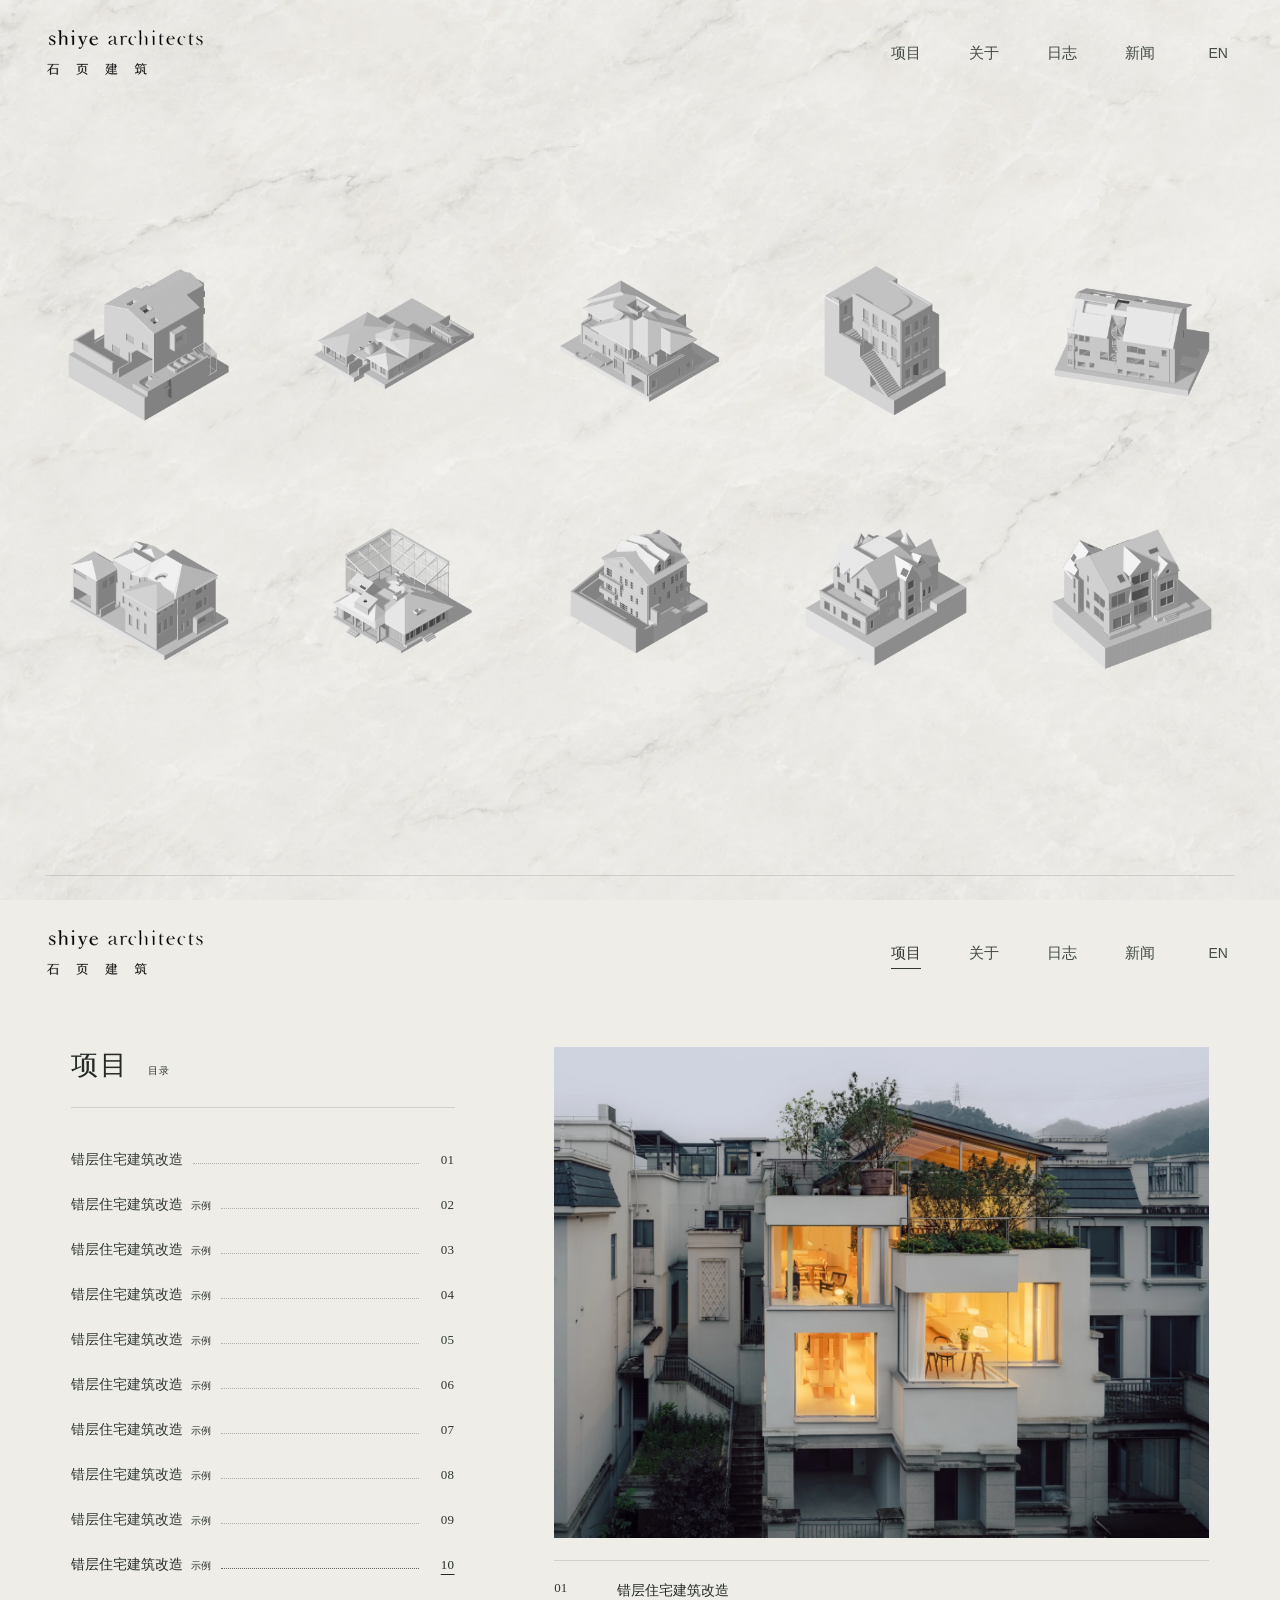
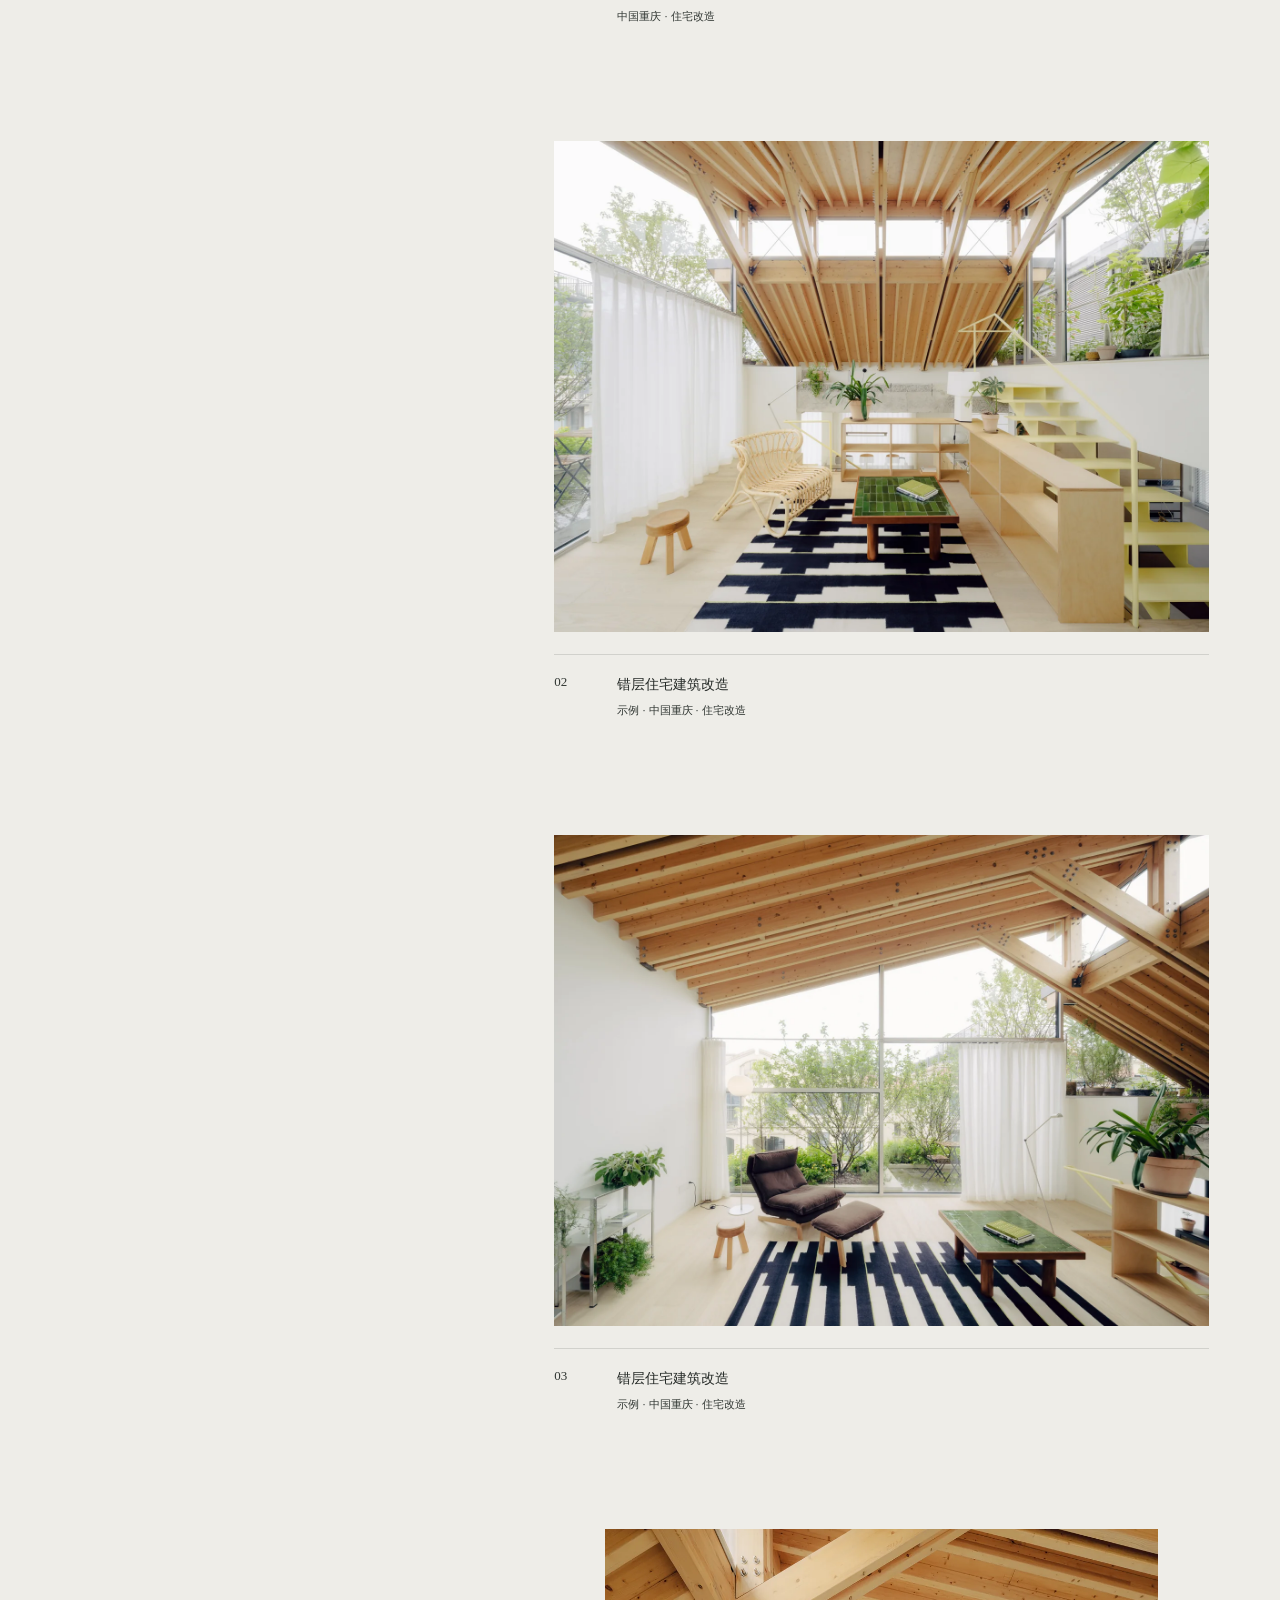
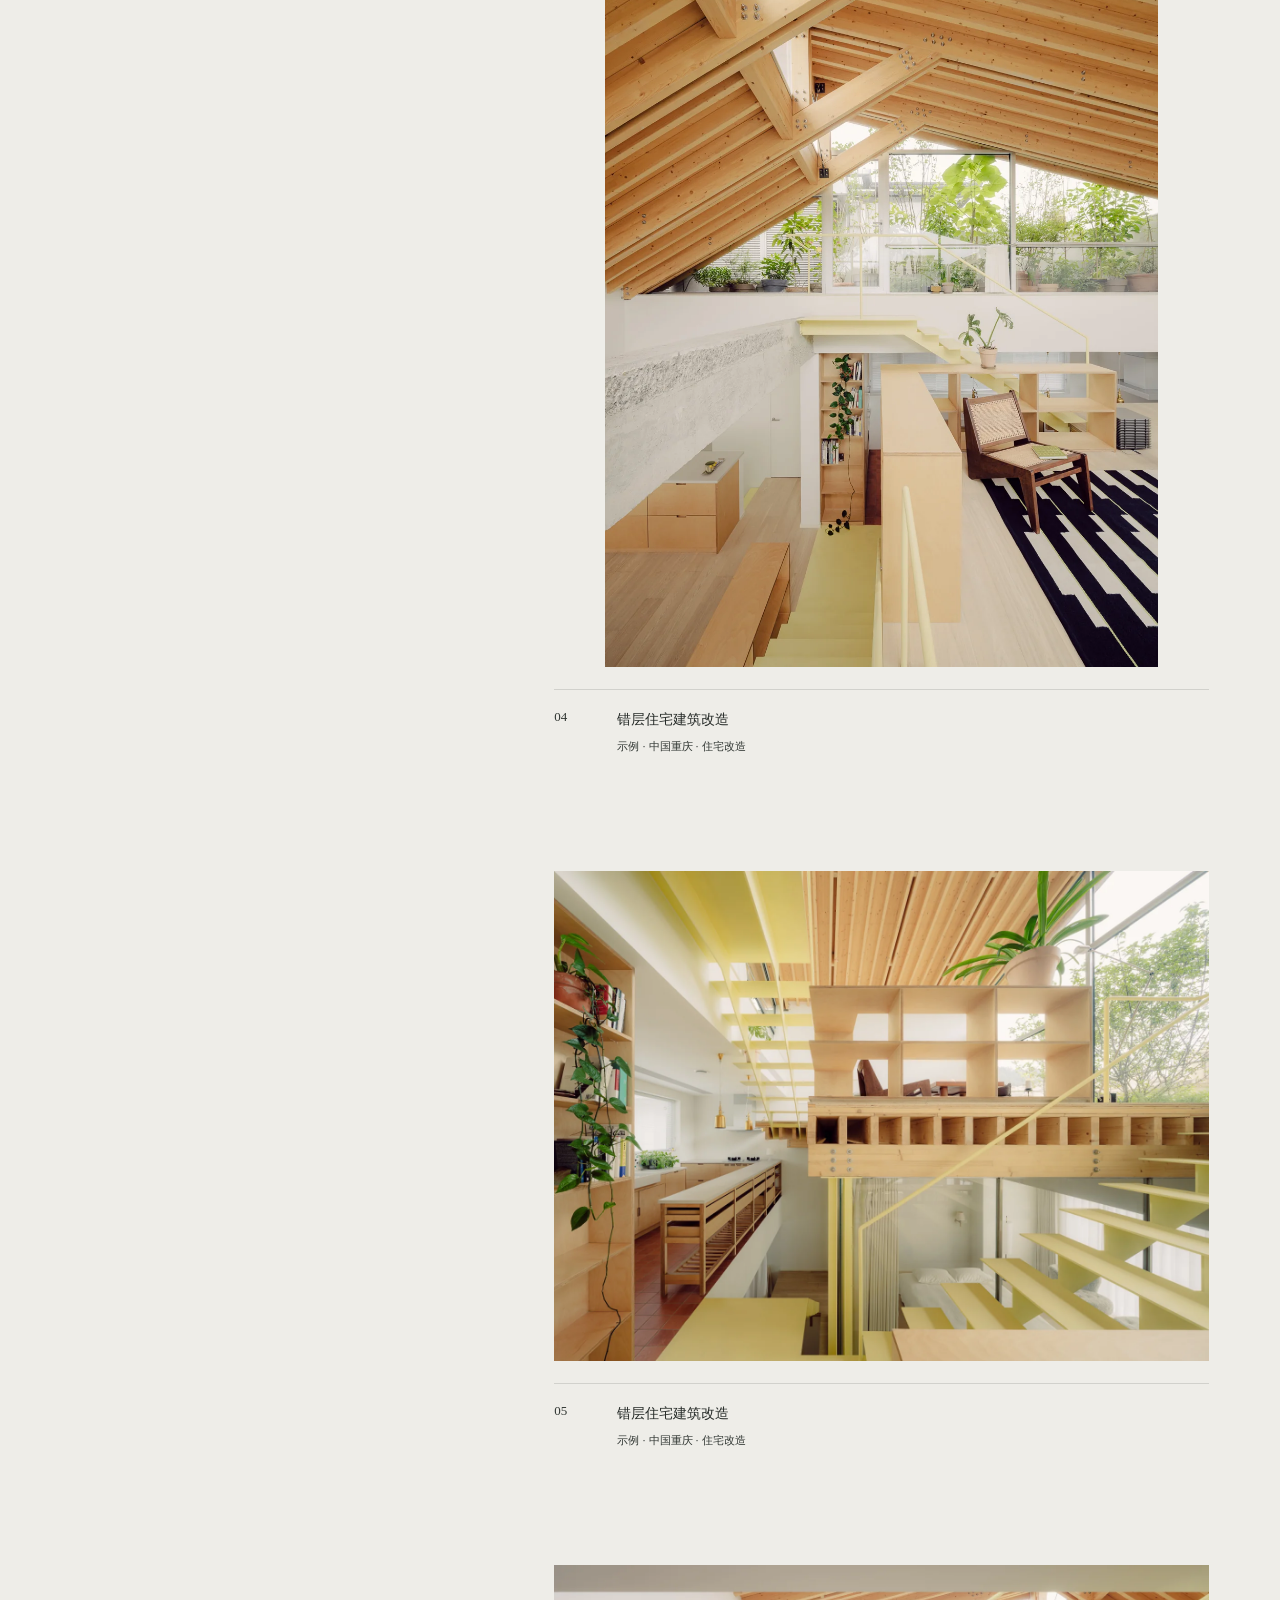
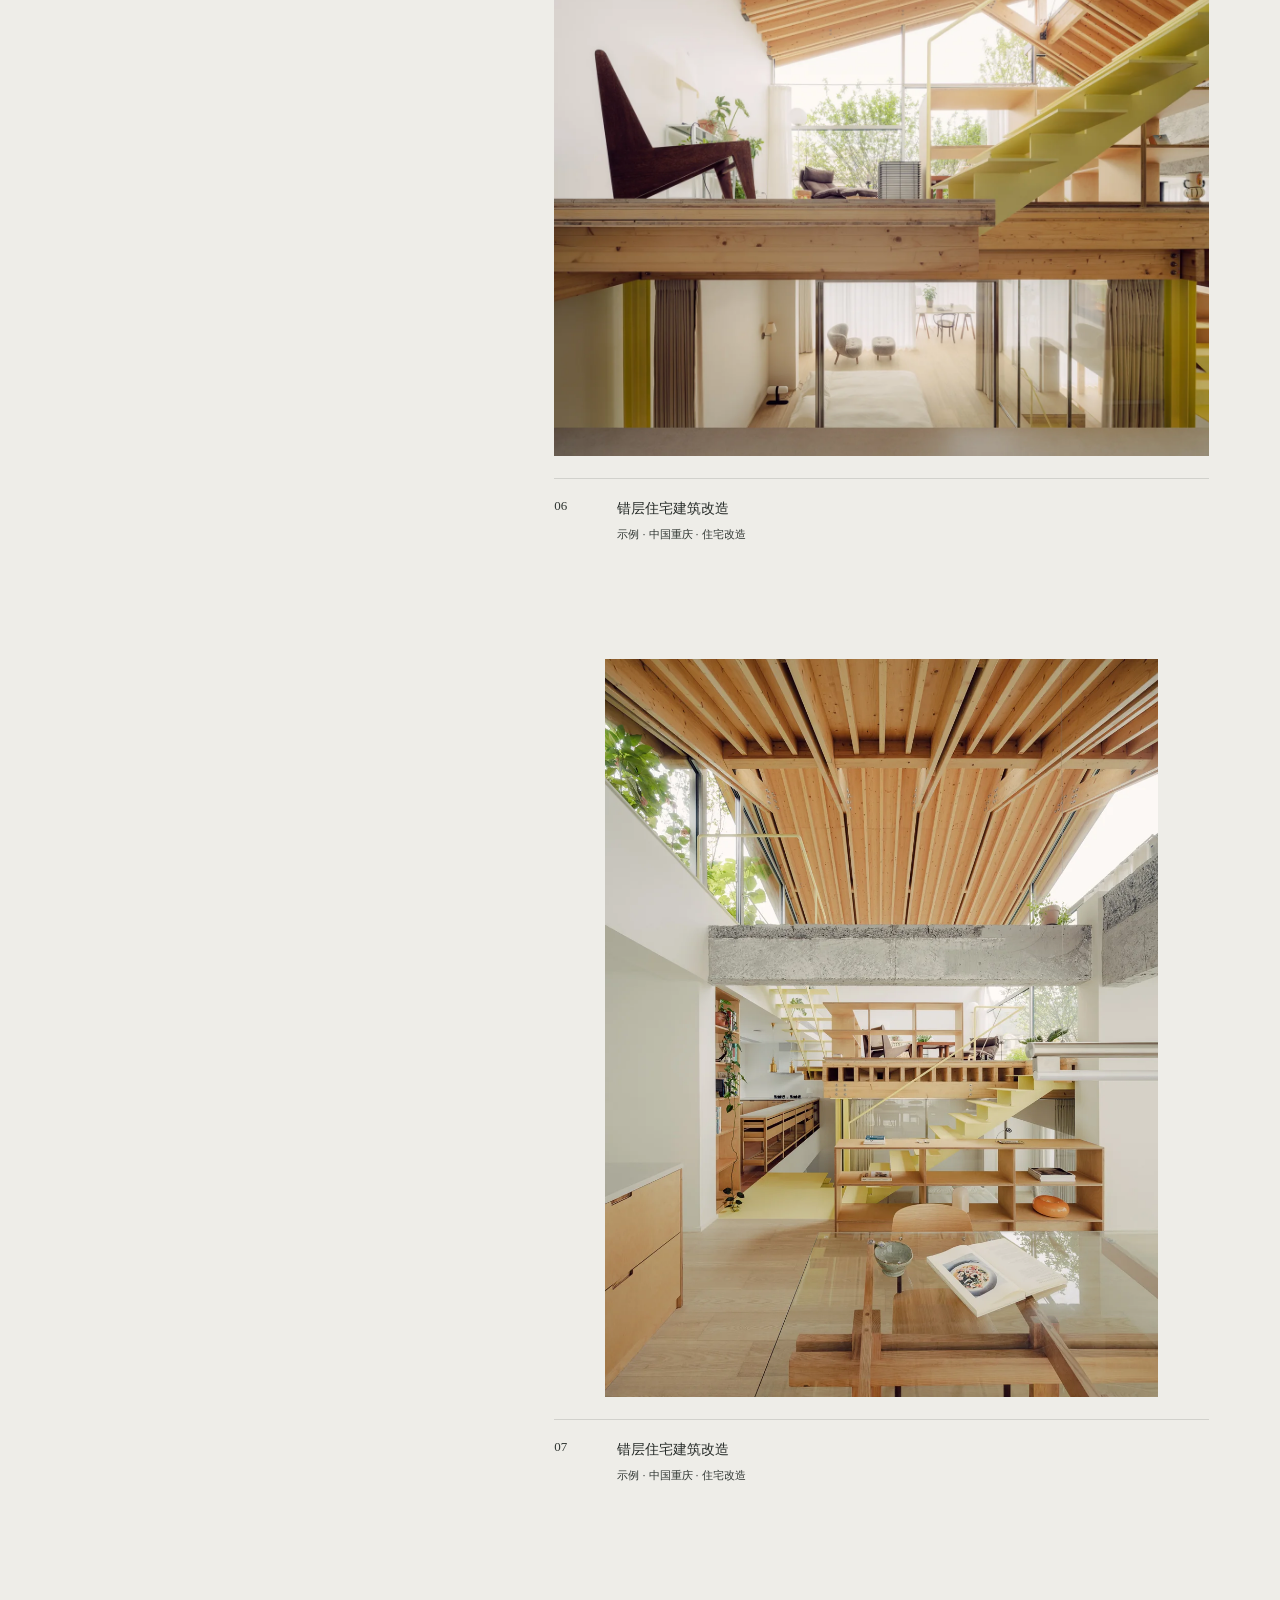
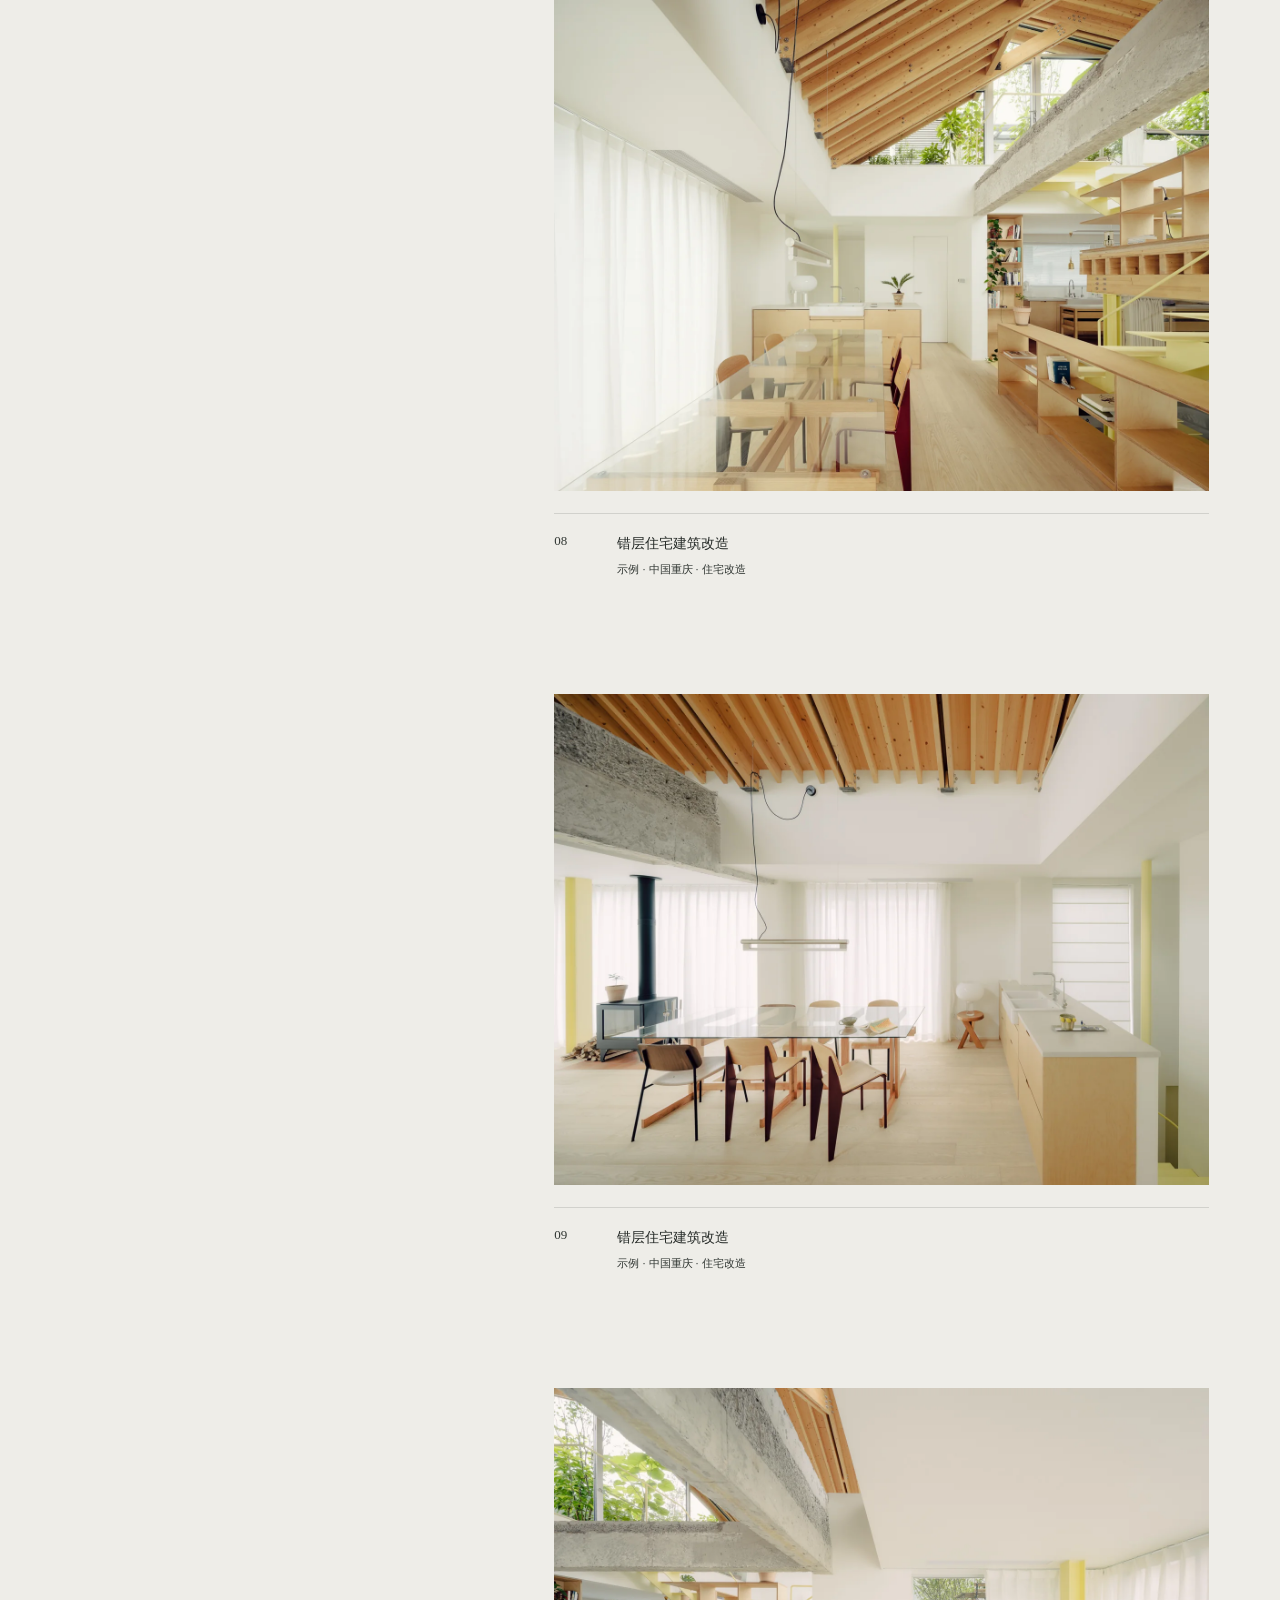
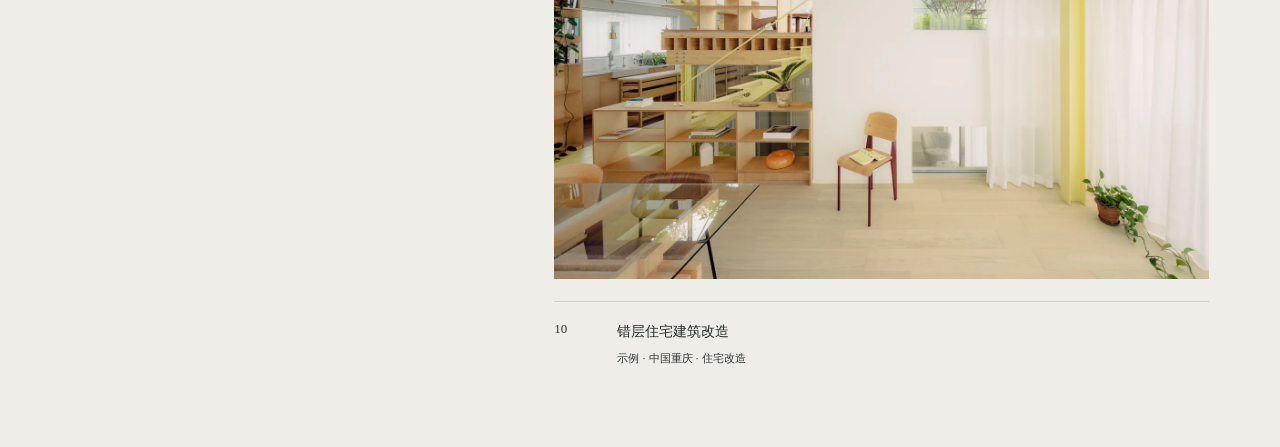
<file: index.html>
<!doctype html>
<html lang="zh-CN">
<head>
  <meta charset="UTF-8">
  <meta name="viewport" content="width=device-width, initial-scale=1">
  <meta name="color-scheme" content="light">
  <meta name="description" content="石页建筑的项目与空间研究。浏览建筑模型及已接入的项目详情。">
  <title>石页建筑 — 建筑模型展厅</title>
  <link rel="icon" href="assets/favicon-shi-94495b4fffe8.svg" type="image/svg+xml">
  <link rel="stylesheet" href="styles.css?v=4e19df1e72ce">
  <link rel="stylesheet" href="close-controls.css?v=8c3aa517f197">
  <link rel="stylesheet" href="typography.css?v=f5aa5eadf94d">
  <link id="home-layout" rel="stylesheet" href="home-layout.css?v=1e84e0fc3db9">
  <script type="importmap">{"imports":{"three":"./vendor/three.module.min.js","./home-viewer.js":"./home-viewer.js?v=21a03a2735fd","./home-models.js":"./home-models.js?v=9e9fbf694b54","./home-scene.js":"./home-scene.js?v=cd4714124551","./about-content.js":"./about-content.js?v=3a5490882178","./project-content.js":"./project-content.js?v=303d6cc6800c"}}</script>
  <script src="app.js?v=b245fa173899" type="module"></script>
</head>
<body data-page="home">
  <a class="skip-link" href="#main-content">跳至正文</a>
  <header class="site-header">
    <a class="wordmark" href="#home" aria-label="shiye architects · 石页建筑，返回首页">
      <img class="wordmark-en" src="assets/brand/shiye-wordmark-en-ink-449418734283.svg" alt="" width="228" height="28" decoding="sync">
      <img class="wordmark-zh" src="assets/brand/shiye-wordmark-zh-ink-adb33b7a0f4b.svg" alt="" width="102" height="12" decoding="sync">
    </a>
    <nav class="navigation" aria-label="主导航">
      <a class="nav-link" href="#projects" data-i18n="project">项目</a>
      <a class="nav-link" href="#about" data-i18n="about">关于</a>
      <a class="nav-link" href="#journal" data-i18n="journal">日志</a>
      <a class="nav-link" href="#news" data-i18n="news">新闻</a>
      <button class="language-button" id="language-toggle" type="button" aria-label="Switch to English">EN</button>
    </nav>
  </header>

  <main id="main-content" tabindex="-1">
    <section class="home-gallery" aria-labelledby="home-heading" hidden>
      <h1 class="sr-only" id="home-heading" data-i18n="heading">建筑模型展厅</h1>
      <div class="home-models">
        <div class="model-grid" id="model-grid"></div>
      </div>
      <div class="home-gallery-divider" aria-hidden="true"></div>
    </section>
    <section class="content-page projects-page" id="projects-page" hidden aria-labelledby="projects-heading">
      <div class="project-nav-bar" hidden></div>
      <div class="project-content">
        <div class="project-catalog">
          <aside class="project-directory">
            <header class="page-heading project-directory-heading">
              <span class="eyebrow" data-i18n="projectsEyebrow">目录</span>
              <h2 id="projects-heading" data-i18n="projectsHeading">项目</h2>
            </header>
            <div class="project-index-scroll">
              <div class="project-index-grid" id="project-index-grid" role="group" aria-label="项目目录"></div>
            </div>
          </aside>
          <div class="project-plates">
            <figure class="project-feature" id="project-feature">
              <button class="project-feature-open" id="project-feature-open" type="button" data-index="0" aria-haspopup="dialog">
                <img id="project-feature-image" alt="" decoding="async" width="1080" height="1440">
              </button>
              <figcaption class="project-plate-caption">
                <span class="project-plate-number" id="project-feature-number">01</span>
                <div class="project-plate-description"><span class="project-plate-title" id="project-feature-title"></span><span class="project-plate-meta" id="project-feature-meta"></span></div>
                <button class="text-link project-plate-details" id="project-feature-details" type="button">项目详情 ↗</button>
              </figcaption>
            </figure>
            <div class="project-image-sequence" id="project-image-sequence" hidden></div>
          </div>
        </div>
      </div>
    </section>
    <article class="content-page about-page" id="about-page" hidden aria-labelledby="about-heading">
      <div class="about-practice">
        <figure class="about-craft"><img id="about-craft" decoding="async" alt=""></figure>
        <div class="about-practice-intro">
          <h1 class="about-heading" id="about-heading"></h1>
          <div class="about-prose" id="about-practice-copy"></div>
        </div>
      </div>
      <div class="about-prose about-practice-notes" id="about-practice-notes"></div>
      <section class="about-founder" aria-labelledby="about-founder-name">
        <div class="about-founder-copy"><h2 id="about-founder-name"></h2><p class="about-role" id="about-founder-role"></p><div class="about-prose" id="about-biography"></div></div>
        <figure class="about-portrait"><img id="about-portrait" loading="lazy" decoding="async" alt=""></figure>
      </section>
      <section class="about-contact" id="about-contact" aria-label="联系">
        <div class="about-prose" id="about-contact-intro"></div>
        <ul class="about-contact-list" role="list">
          <li>
            <a href="mailto:contact@shiyearchitects.com">
              <img src="assets/about/contact-mail.svg?v=41a32c1e1f5d" width="18" height="18" alt="">
              <span class="contact-link-text">contact@shiyearchitects.com</span>
            </a>
          </li>
          <li>
            <a href="https://www.instagram.com/shiyearch/" target="_blank" rel="noopener noreferrer">
              <img src="assets/about/contact-instagram.svg?v=a0f406506edd" width="18" height="18" alt="">
              <span class="contact-link-text"><span class="sr-only">Instagram </span>@shiyearch <span aria-hidden="true">↗</span></span>
            </a>
          </li>
          <li>
            <a href="https://www.xiaohongshu.com/user/profile/5ae1fa5f4eacab08720bfac8" target="_blank" rel="noopener noreferrer">
              <img class="contact-wordmark" src="assets/about/contact-xiaohongshu.svg?v=1964f8bb4ea7" width="34" height="34" alt="">
              <span class="contact-link-text"><span class="sr-only" data-about-label="rednoteLabel">小红书</span> 石页建筑 ShiyeArchitects <span aria-hidden="true">↗</span></span>
            </a>
          </li>
        </ul>
      </section>
    </article>
    <section class="content-page journal-page" id="journal-page" hidden aria-labelledby="journal-heading">
      <header class="page-heading"><h1 id="journal-heading" data-i18n="journalHeading">日志</h1></header>
      <p class="journal-empty" data-i18n="journalEmpty">内容整理中。</p>
    </section>
    <section class="content-page news-page" id="news-page" hidden aria-labelledby="news-heading">
      <header class="page-heading"><h1 id="news-heading" data-i18n="newsHeading">新闻</h1></header>
      <p class="journal-empty" data-i18n="newsEmpty">内容整理中。</p>
    </section>
    <section class="content-page contact-page" id="contact-page" hidden aria-labelledby="contact-heading">
      <header class="page-heading"><span class="eyebrow" data-i18n="contactEyebrow">交流与合作</span><h1 id="contact-heading" data-i18n="contactHeading">联系</h1></header>
      <div class="about-prose contact-page-intro" id="contact-page-intro"></div>
      <dl class="contact-methods">
        <div><dt data-about-label="emailLabel"></dt><dd><a class="contact-email" href="mailto:contact@shiyearchitects.com">contact@shiyearchitects.com</a></dd></div>
        <div><dt data-about-label="instagramLabel"></dt><dd>shiyearch</dd></div>
        <div><dt data-about-label="rednoteLabel"></dt><dd>石页建筑 ShiyeArchitects</dd></div>
      </dl>
    </section>
  <noscript><p class="no-script">石页建筑模型展厅需要 JavaScript。Please enable JavaScript to explore the models.</p></noscript>
  </main>

  <dialog class="project-dialog" id="project-dialog" aria-labelledby="project-title">
    <div class="project-dialog-close">
      <button type="button" class="close-button" data-close="project-dialog" aria-label="关闭"><span aria-hidden="true">×</span></button>
    </div>
    <div class="detail-layout">
      <figure class="detail-photo" id="detail-photo" hidden>
        <div class="detail-photo-stage">
          <button class="detail-photo-zoom" id="detail-photo-zoom" type="button" aria-label="放大照片" aria-describedby="detail-photo-status" aria-haspopup="dialog">
            <img id="detail-photo-image" alt="" decoding="async" fetchpriority="high">
          </button>
          <div class="detail-photo-arrows" id="detail-photo-arrows">
            <button class="photo-arrow photo-arrow-previous detail-photo-arrow" type="button" id="detail-photo-left" aria-label="上一张照片"><span class="photo-arrow-icon" aria-hidden="true"></span></button>
            <button class="photo-arrow detail-photo-arrow" type="button" id="detail-photo-right" aria-label="下一张照片"><span class="photo-arrow-icon" aria-hidden="true"></span></button>
          </div>
        </div>
        <div class="detail-photo-thumbnails" id="detail-photo-thumbnails" role="group" aria-label="照片缩略图"></div>
        <span class="sr-only" id="detail-photo-status" role="status"></span>
        <figcaption class="sr-only" id="detail-photo-credit"></figcaption>
      </figure>
      <div class="detail-visual" id="detail-model">
        <span class="detail-eyebrow" data-i18n="modelLabel">体量 / 空间</span>
        <div class="model-stage detail-stage" id="detail-stage" tabindex="0" role="img" aria-label="建筑模型，左右拖动或按方向键转动">
          <div class="model-object">
            <img class="model-poster" id="detail-poster" alt="" width="640" height="640">
          </div>
        </div>
        <div class="model-controls"><button type="button" id="turn-left" aria-label="向左转动模型">←</button><button type="button" class="motion-button" id="motion-toggle" aria-pressed="false" disabled>暂停转动</button><button type="button" id="turn-right" aria-label="向右转动模型">→</button></div>
        <button type="button" class="light-button" id="light-toggle" aria-pressed="true" disabled>关闭灯光</button>
        <p class="detail-status" id="detail-status" role="status"></p>
      </div>
      <div class="detail-copy">
        <span class="eyebrow" id="detail-index">示例 01</span>
        <h2 id="project-title"></h2>
        <p class="detail-subtitle" id="project-subtitle"></p>
        <div class="detail-rule"></div>
        <div class="detail-description" id="project-description"></div>
        <dl class="project-meta" id="project-facts"></dl>
        <a class="text-link detail-full-link" id="project-full-link" hidden>项目详情 ↗</a>
        <p class="demo-disclaimer" data-i18n="disclaimer">项目名称及信息均为示例。</p>
        <div class="detail-pagination">
          <button type="button" id="previous-project"><span aria-hidden="true">←</span><span data-i18n="previous">上一个</span></button>
          <button type="button" id="next-project"><span data-i18n="next">下一个</span><span aria-hidden="true">→</span></button>
        </div>
      </div>
    </div>
  </dialog>
  <dialog class="photo-preview" id="photo-preview" aria-label="照片预览">
    <span class="photo-preview-count" id="photo-preview-count" role="status"></span>
    <button class="close-button photo-preview-close" type="button" data-close="photo-preview" aria-label="关闭" autofocus><span aria-hidden="true">×</span></button>
    <button class="photo-arrow photo-arrow-previous photo-preview-arrow" id="photo-preview-left" type="button" aria-label="上一张照片"><span class="photo-arrow-icon" aria-hidden="true"></span></button>
    <img id="photo-preview-image" alt="" decoding="async">
    <button class="photo-arrow photo-preview-arrow" id="photo-preview-right" type="button" aria-label="下一张照片"><span class="photo-arrow-icon" aria-hidden="true"></span></button>
  </dialog>

</body>
</html>
</file>
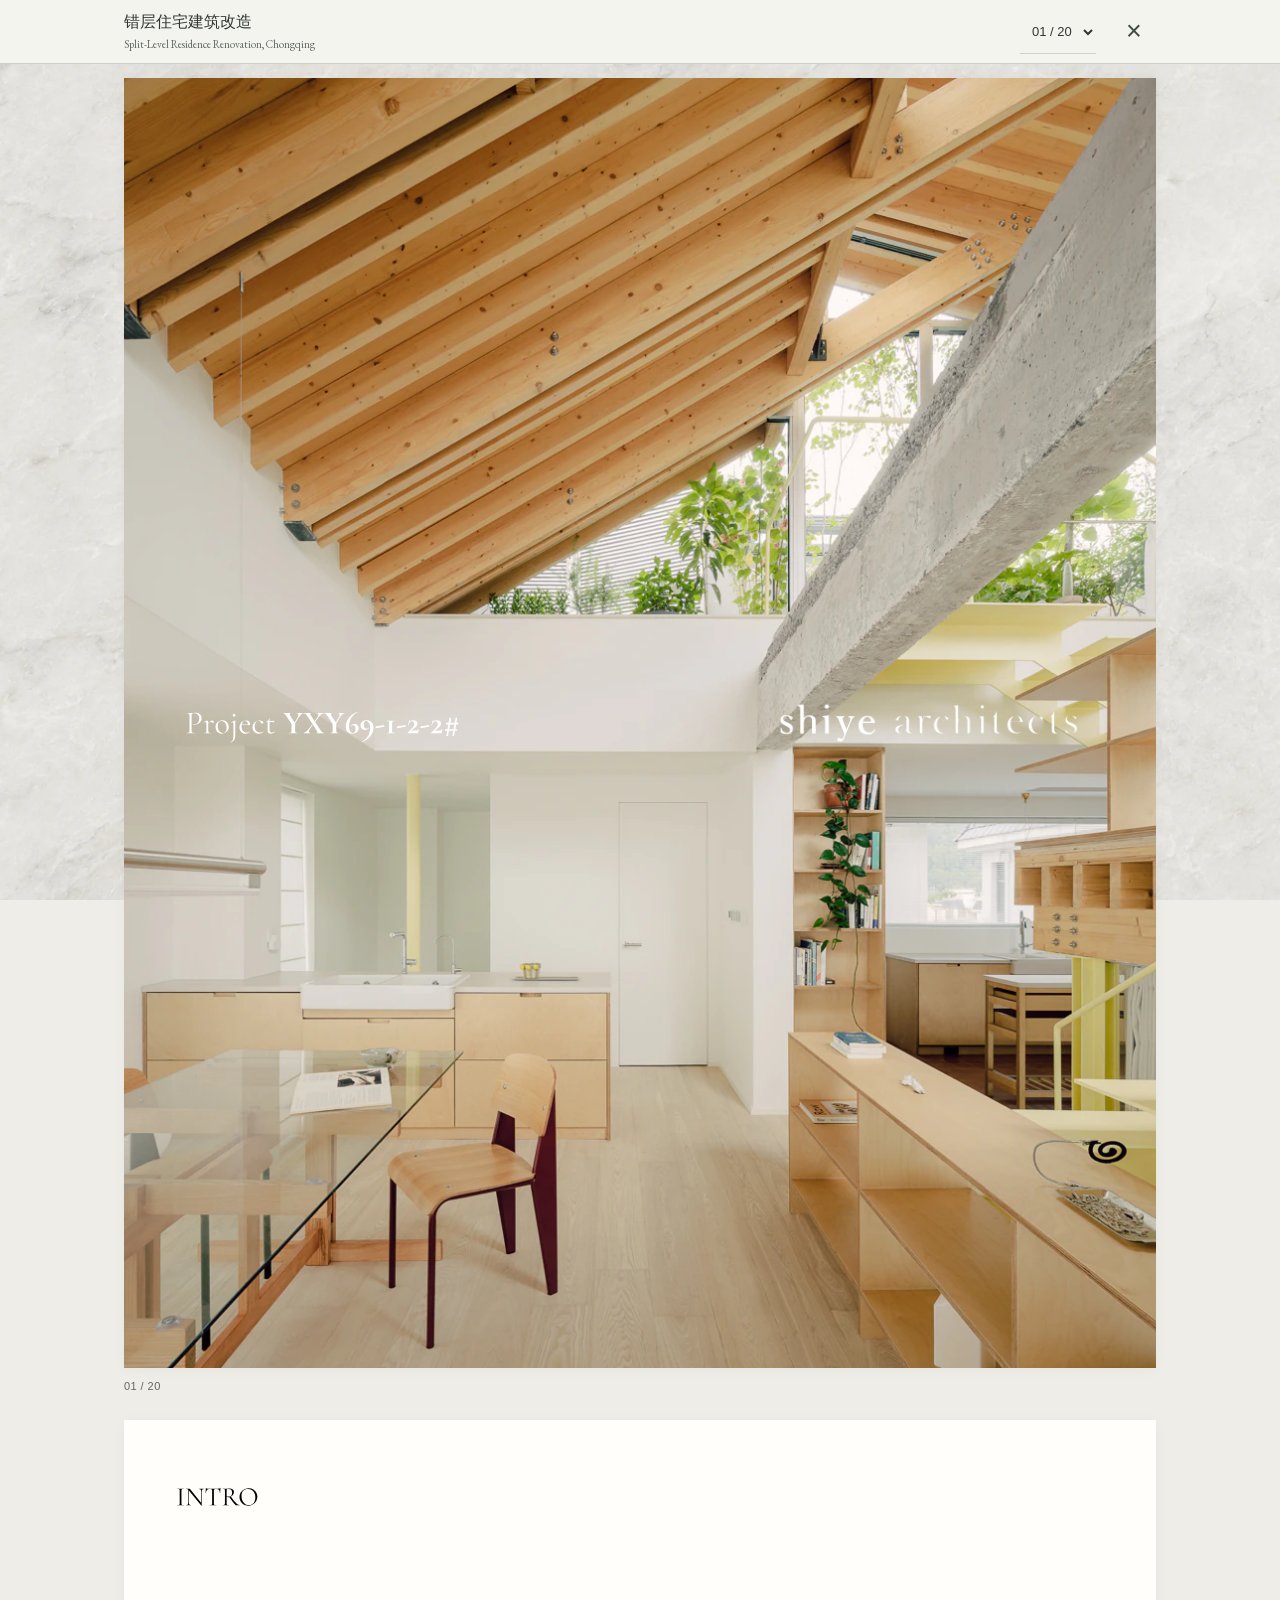
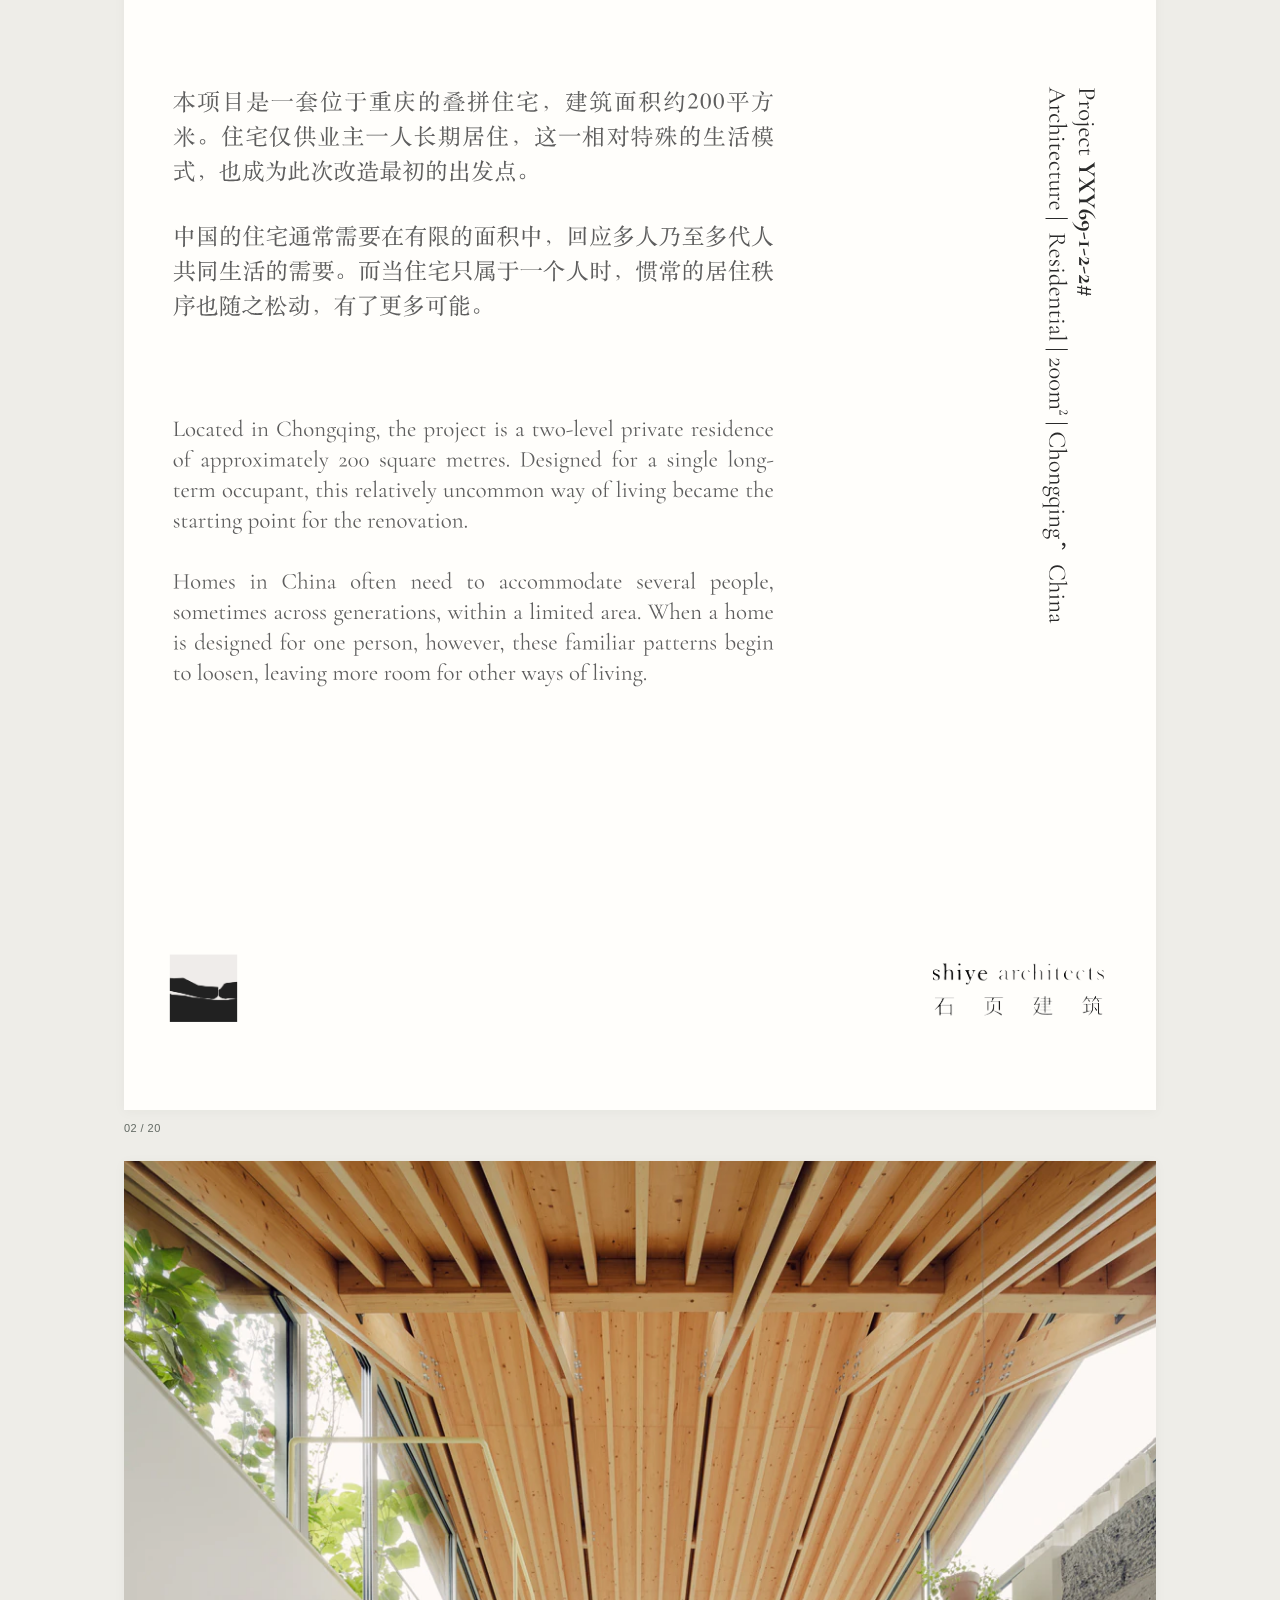
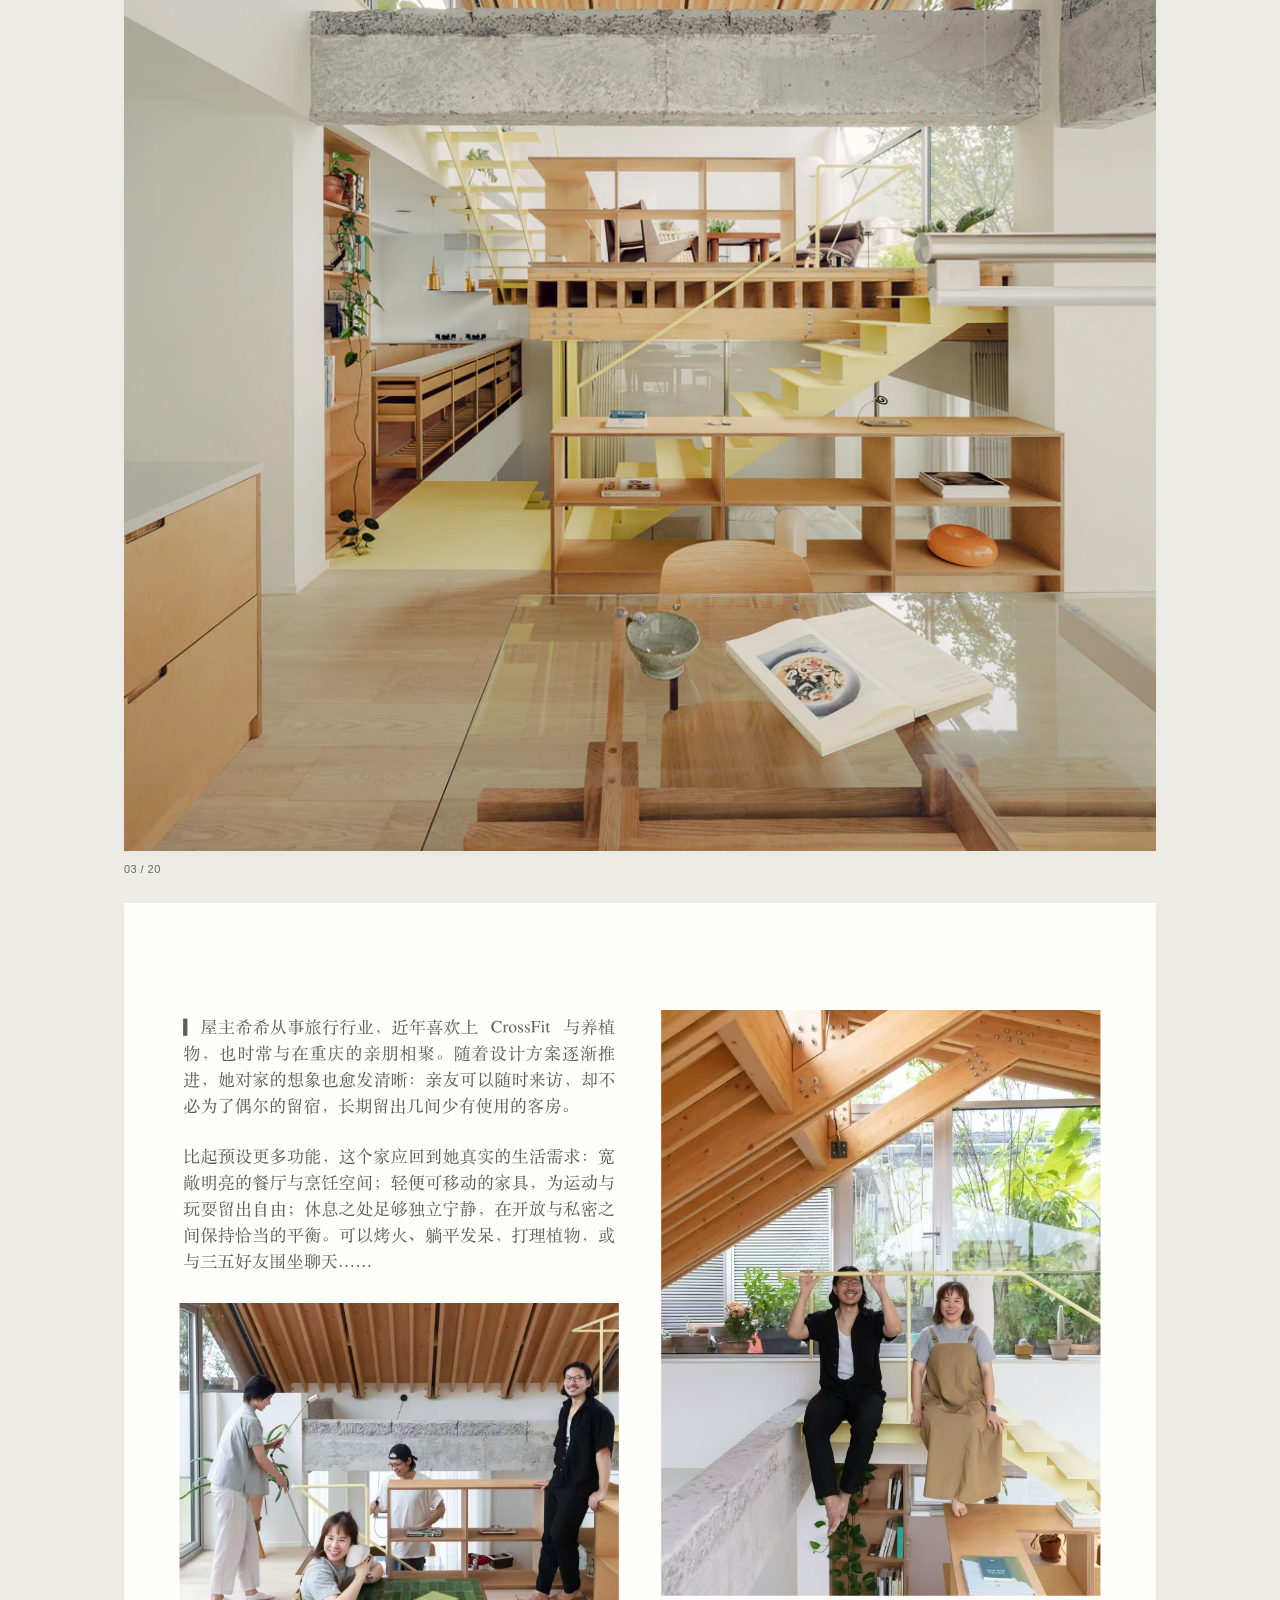
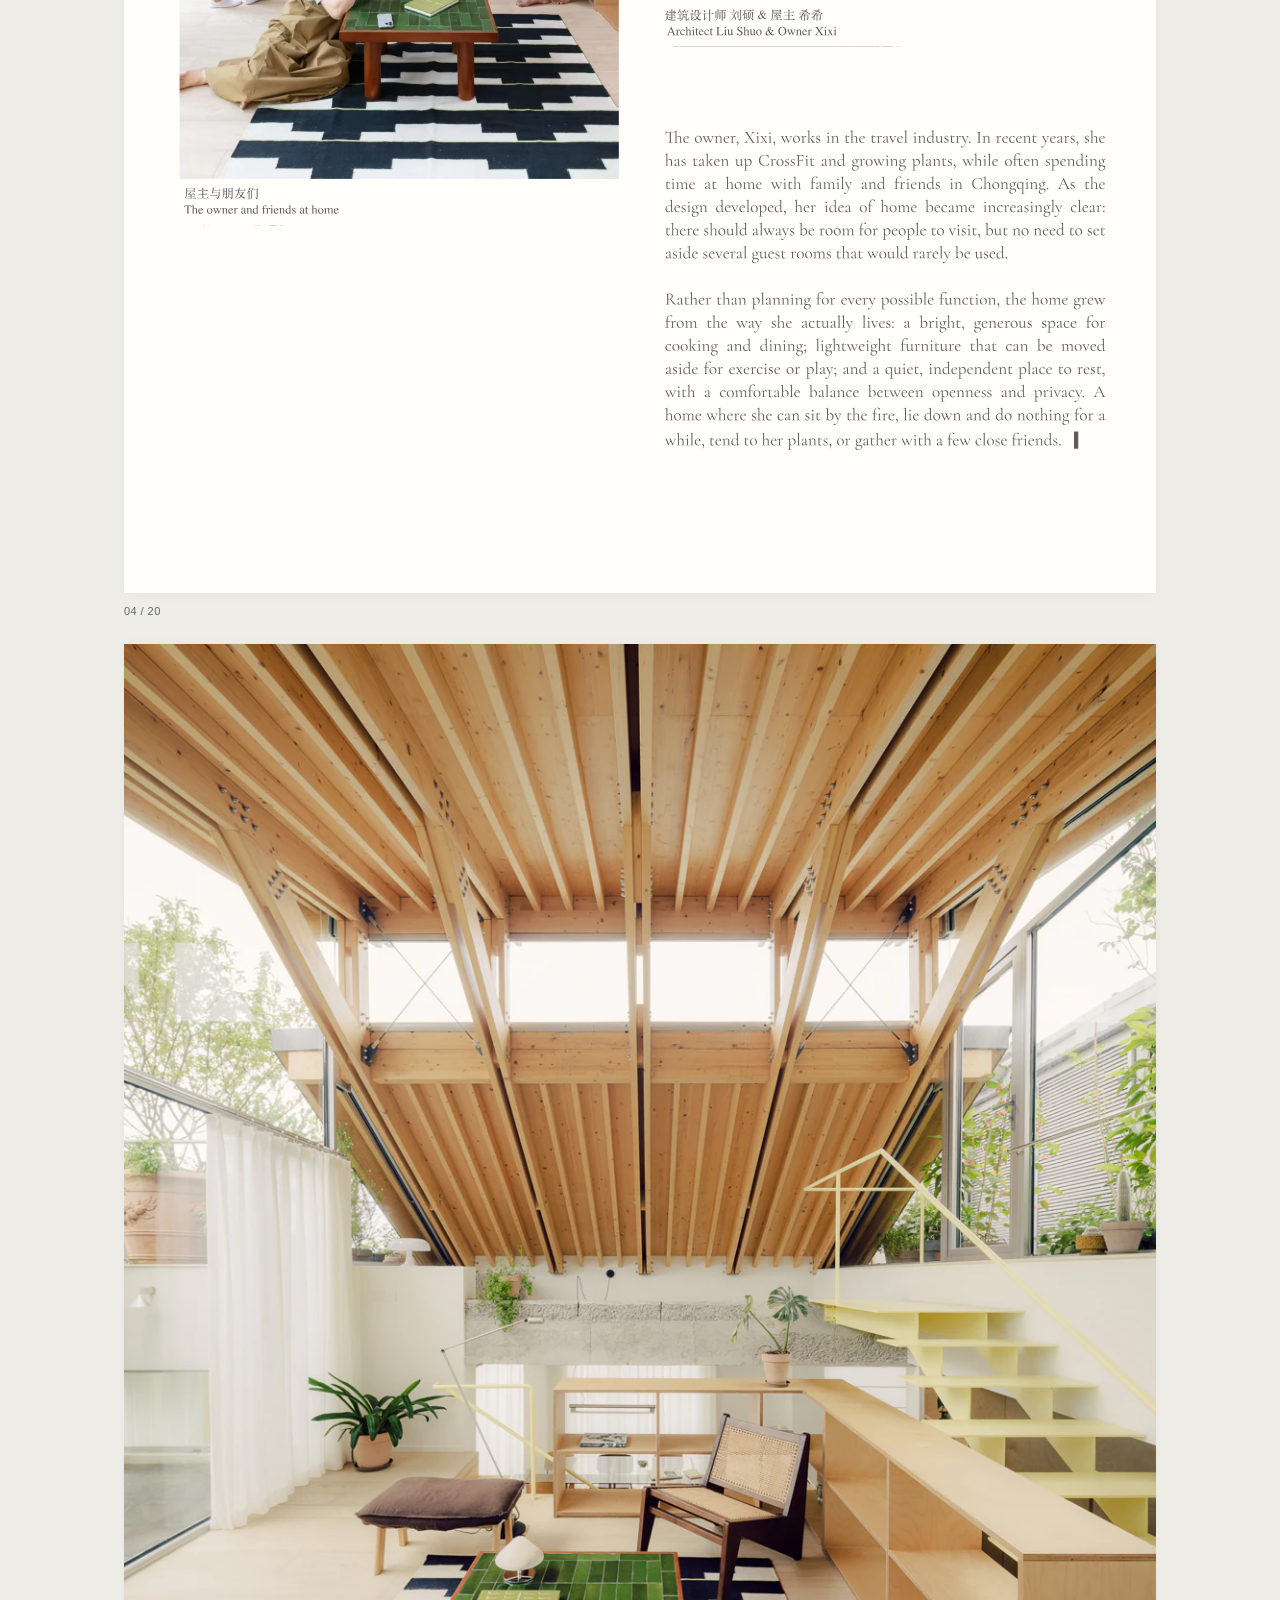
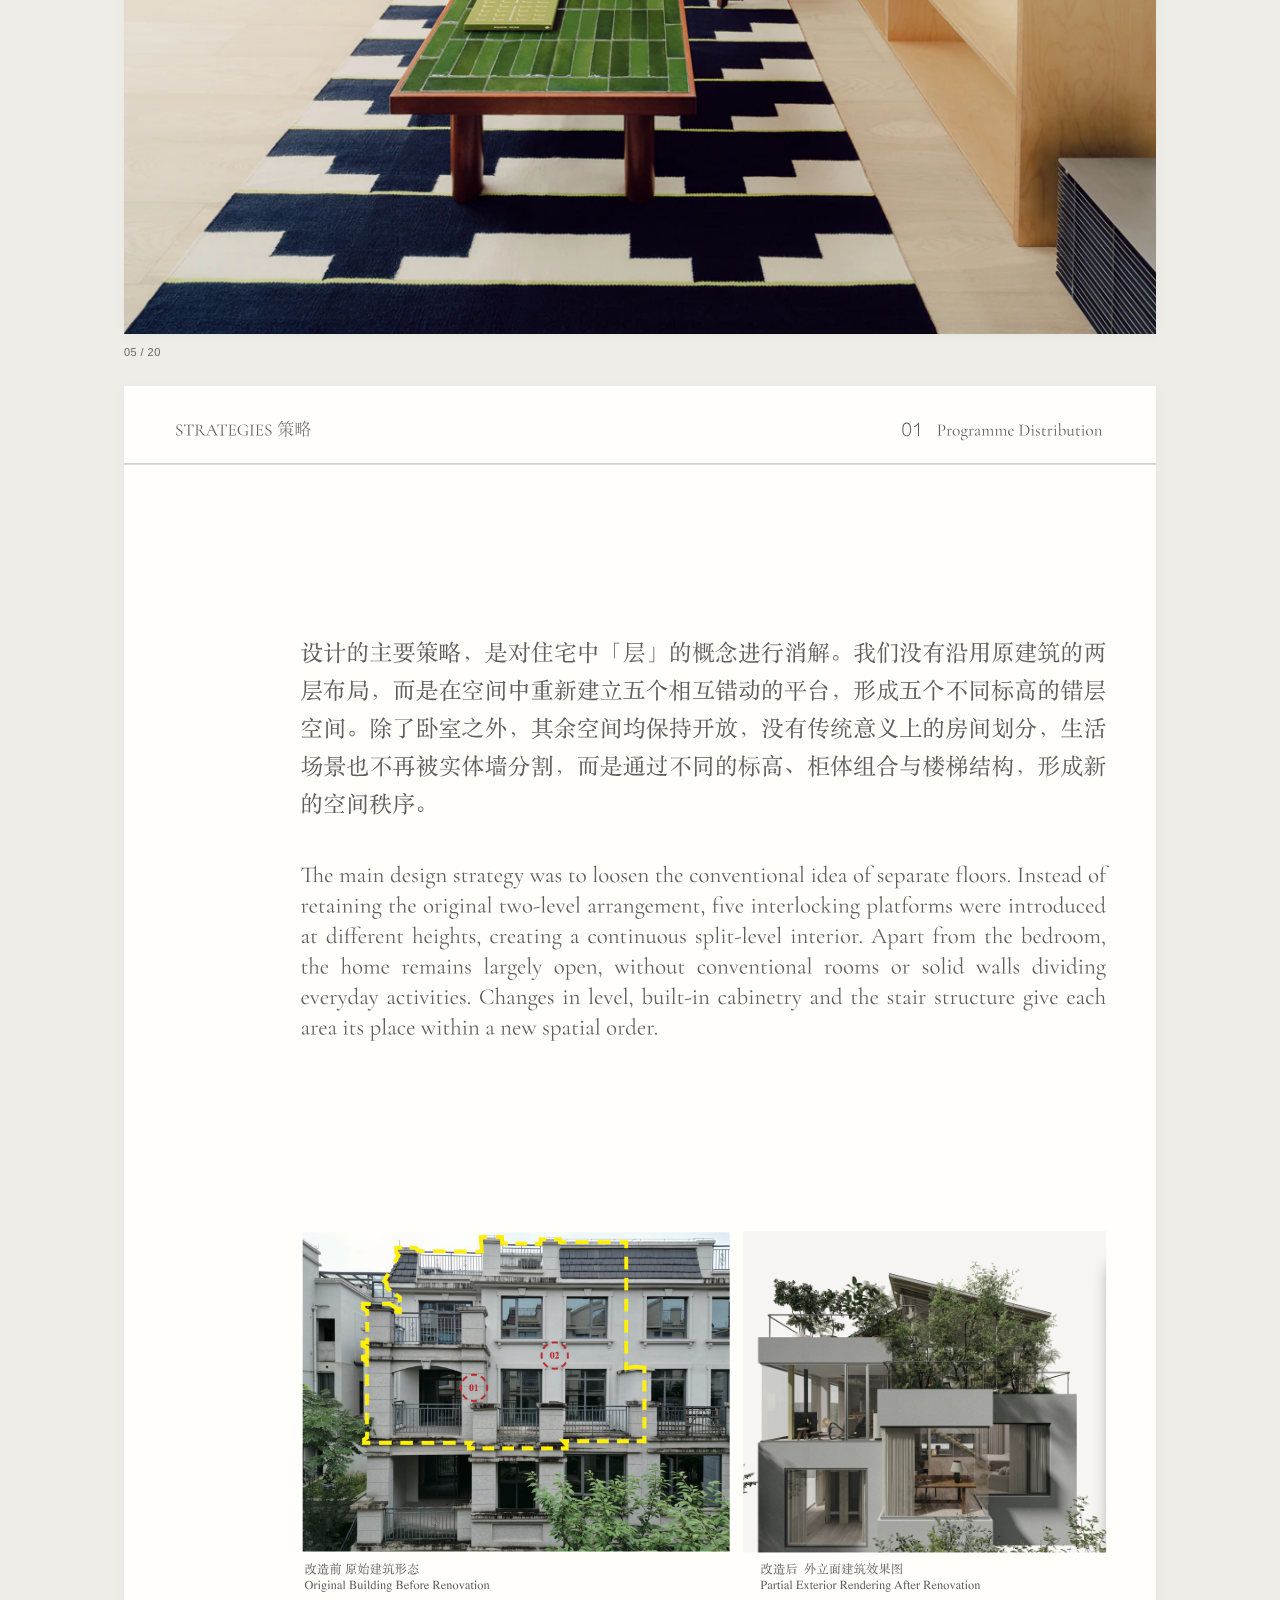
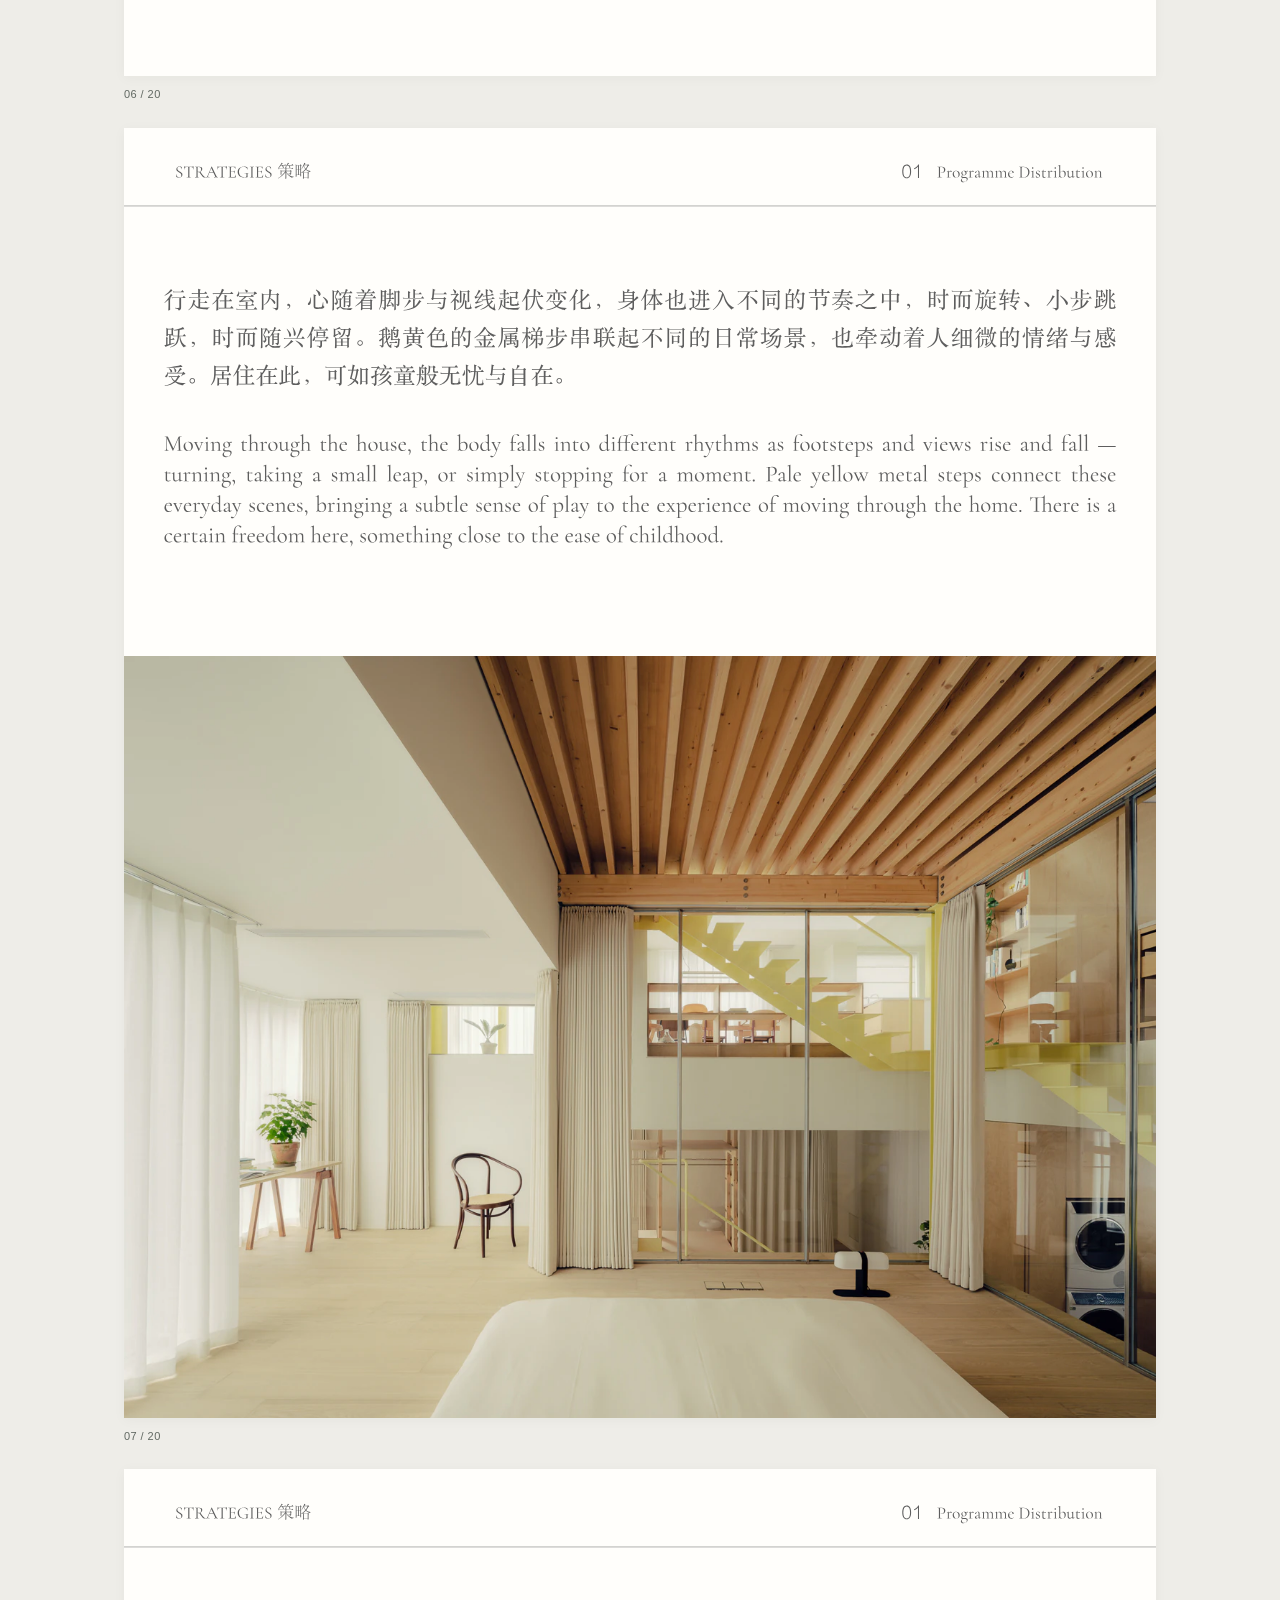
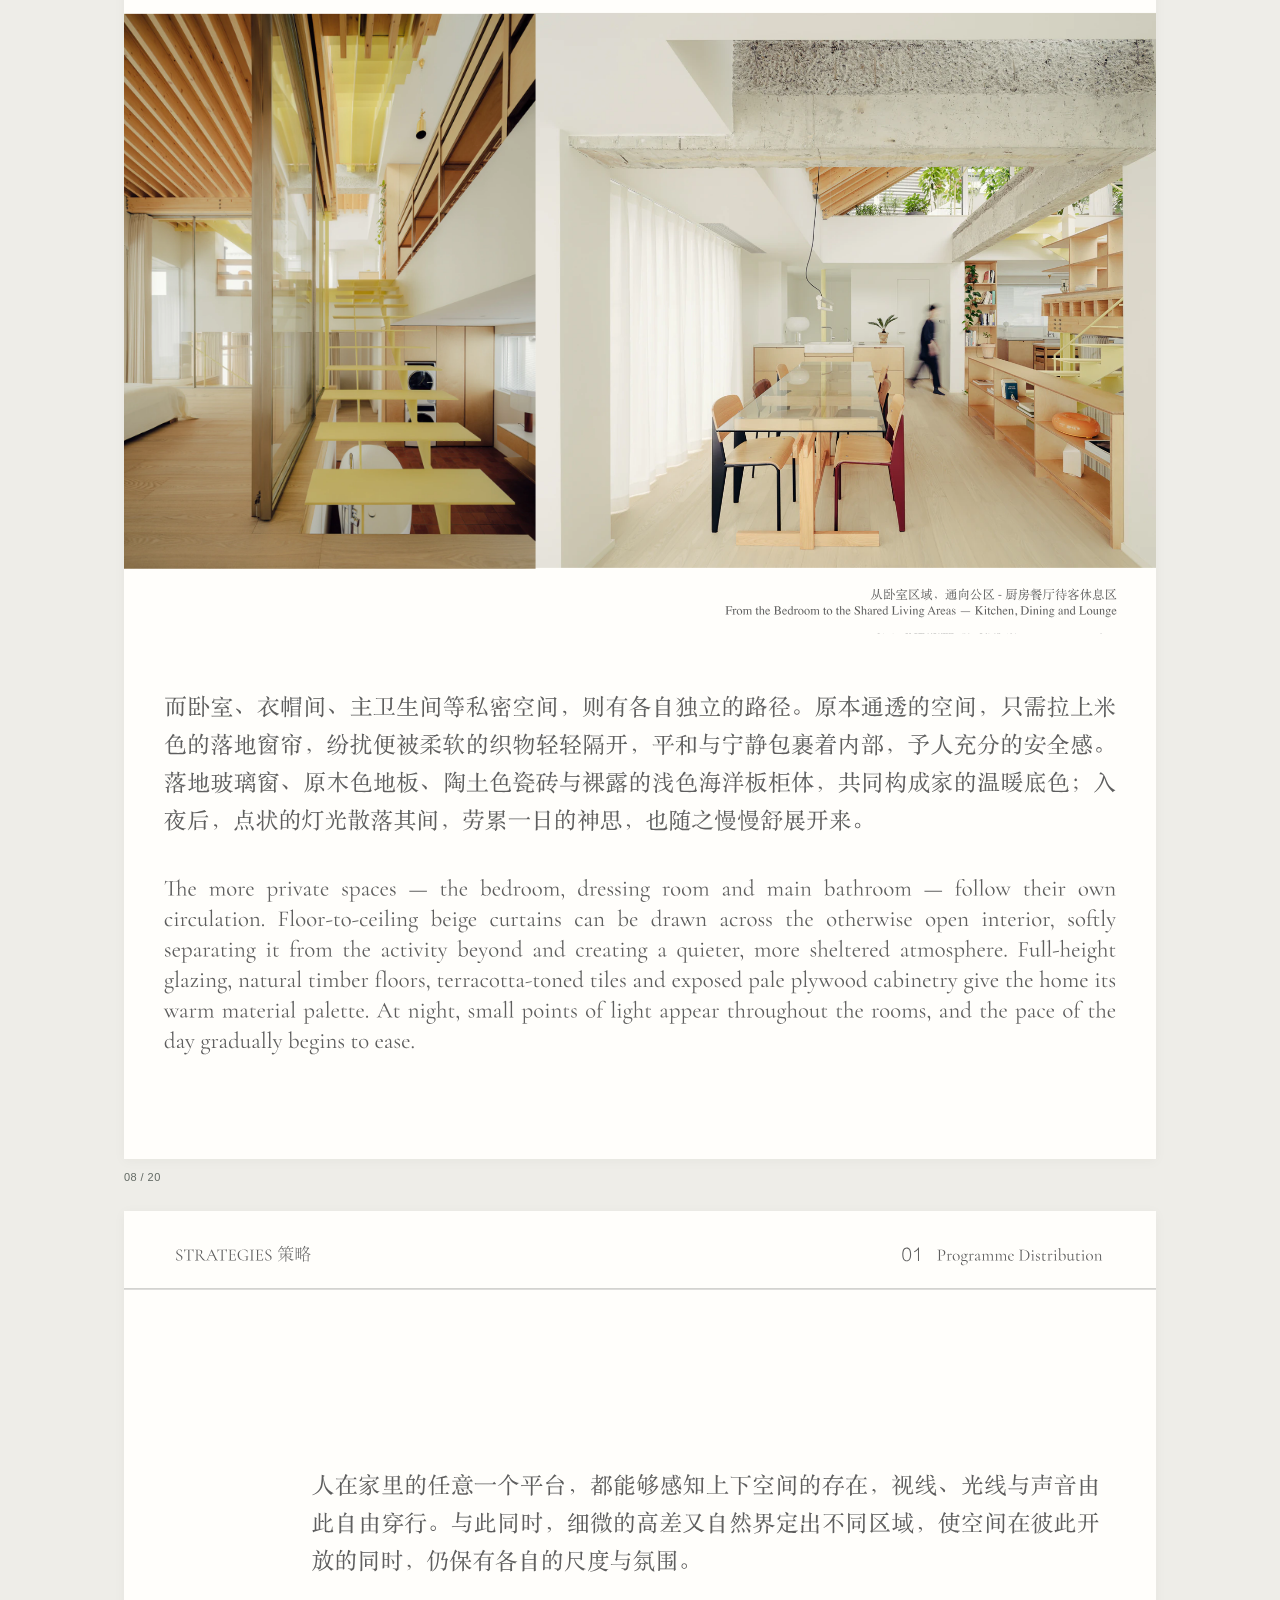
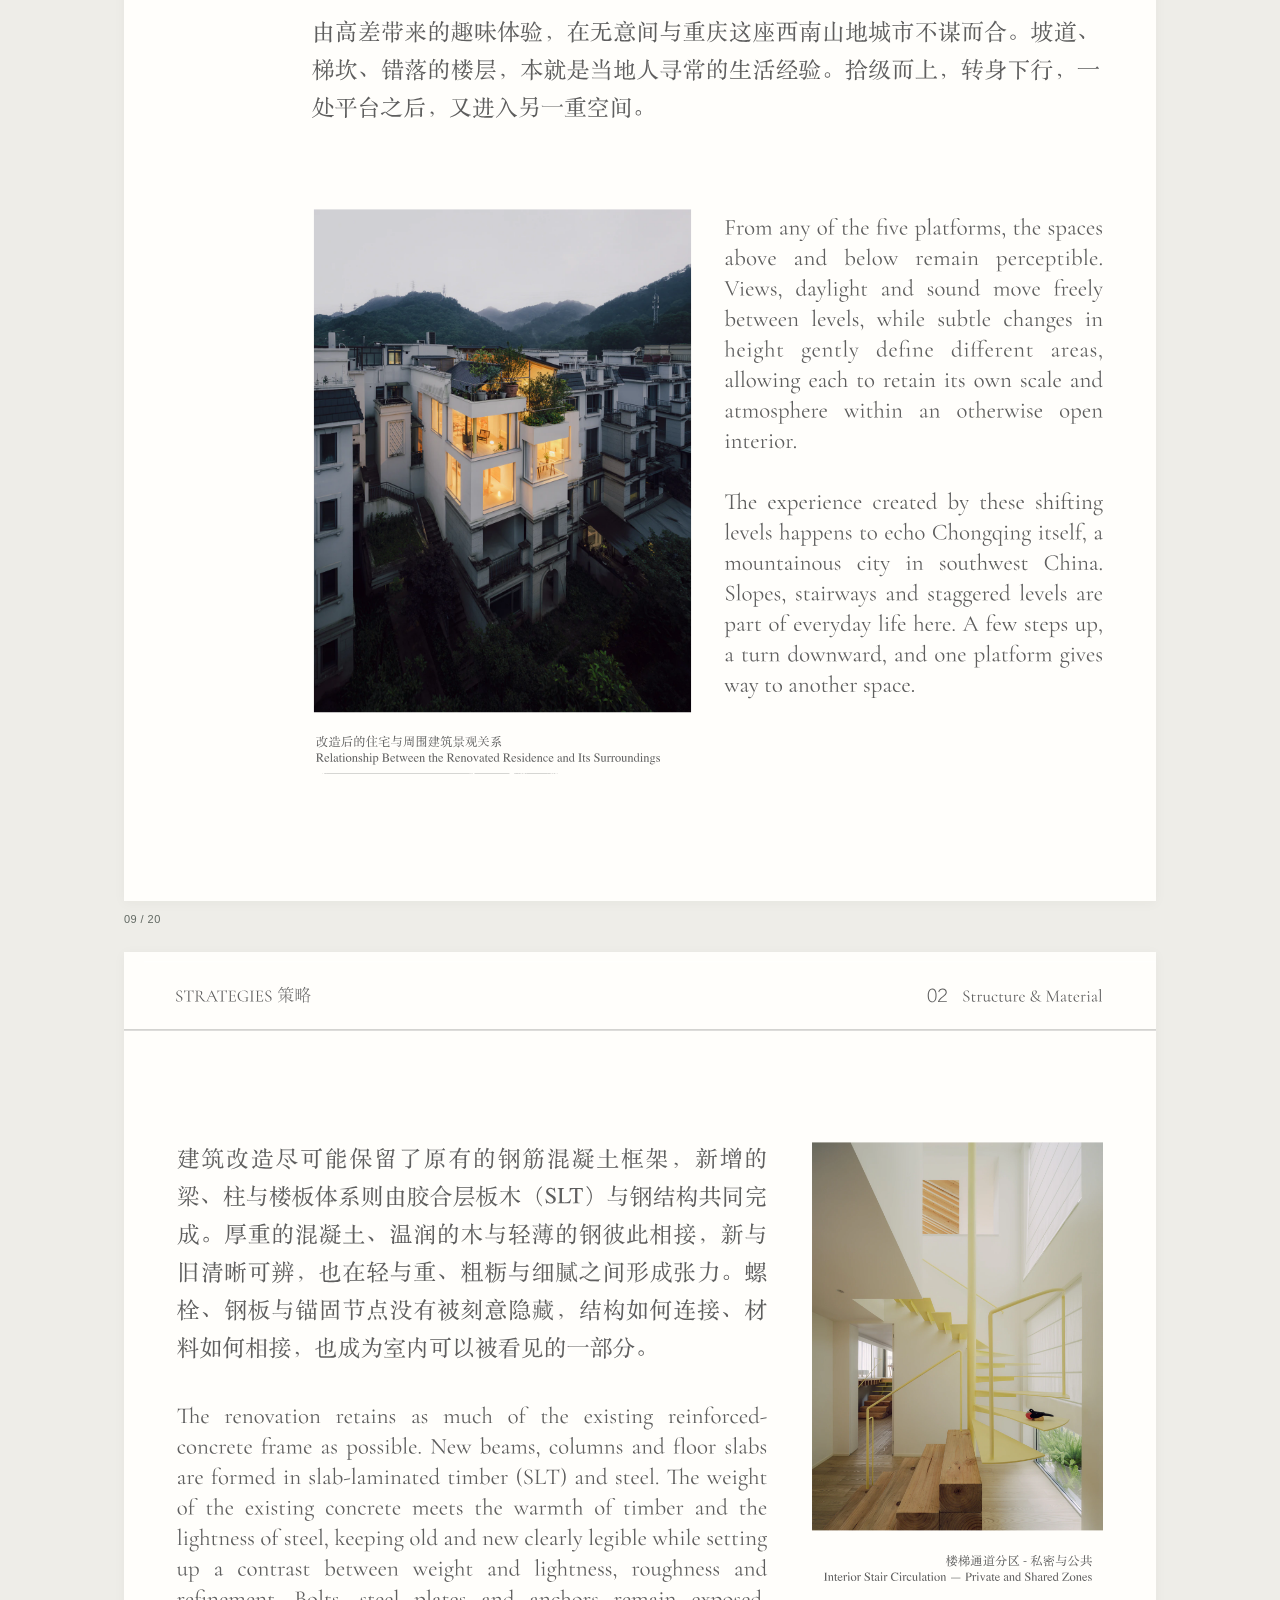
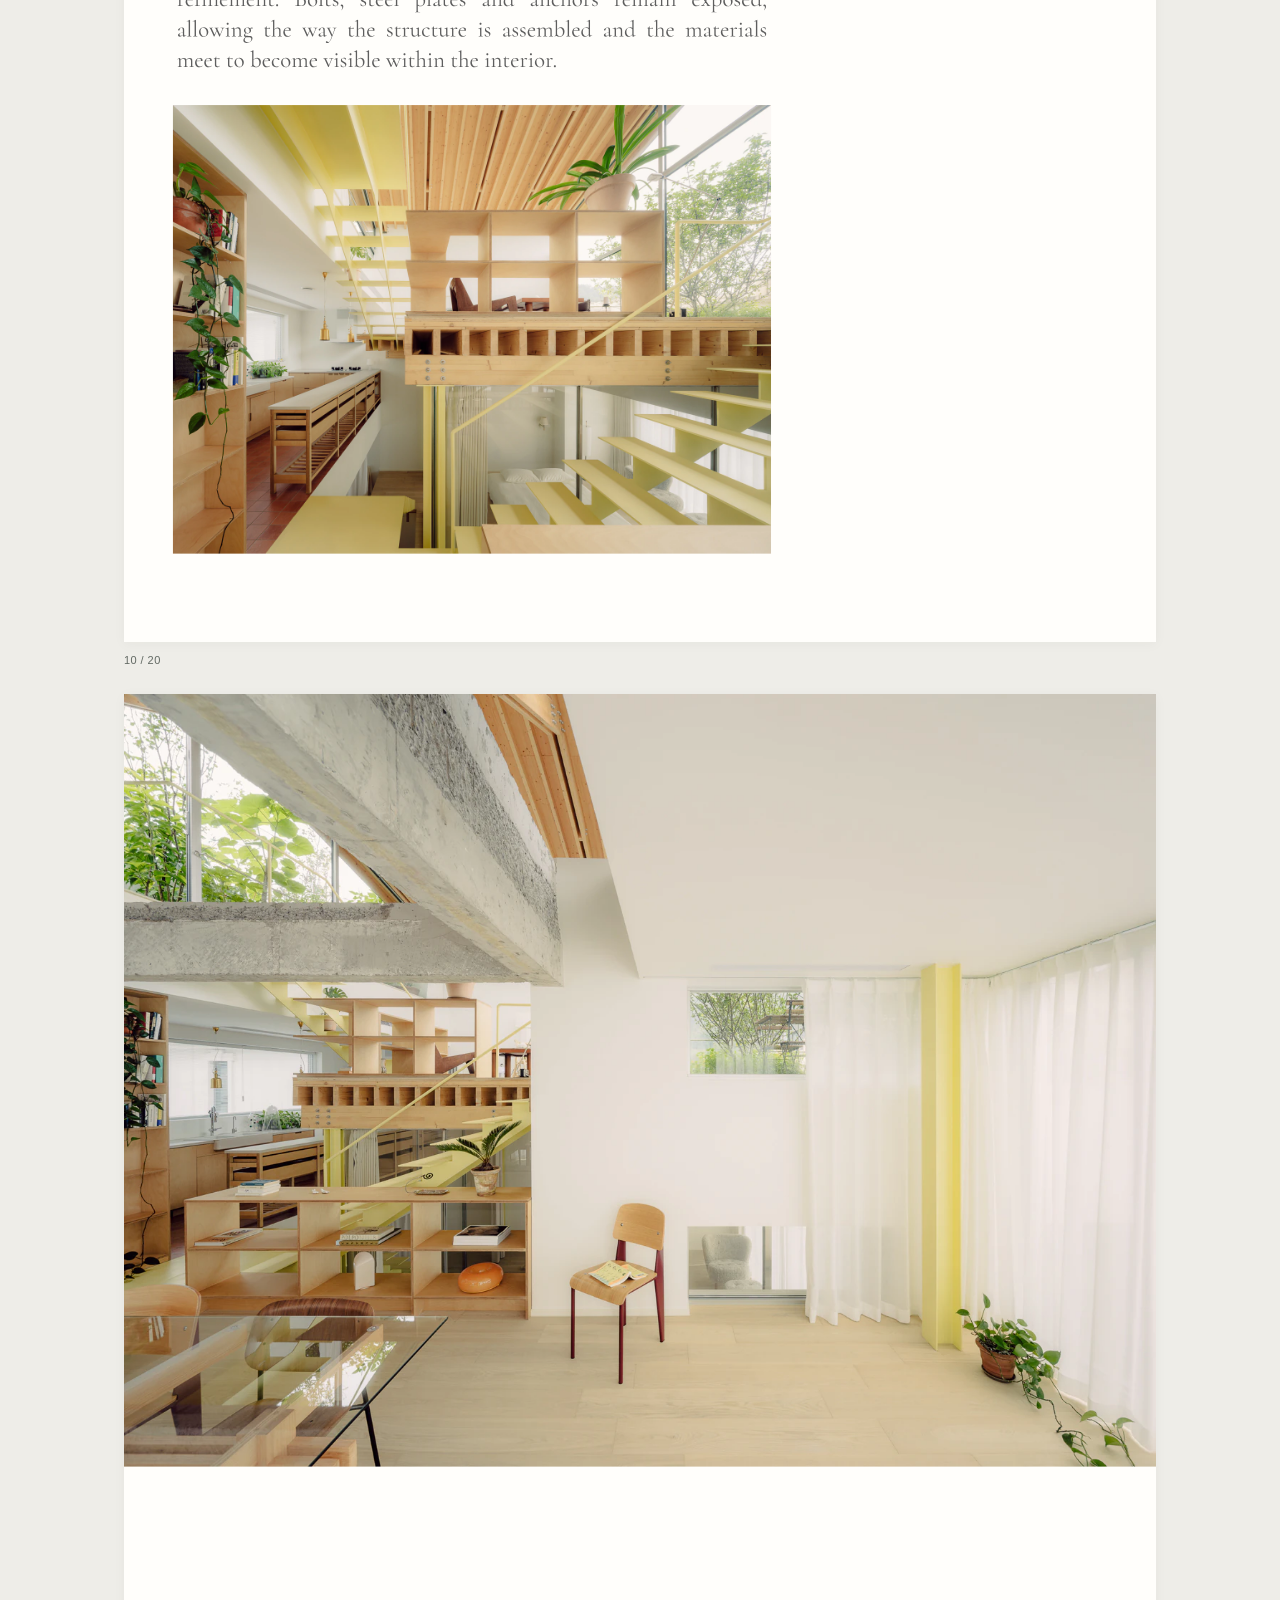
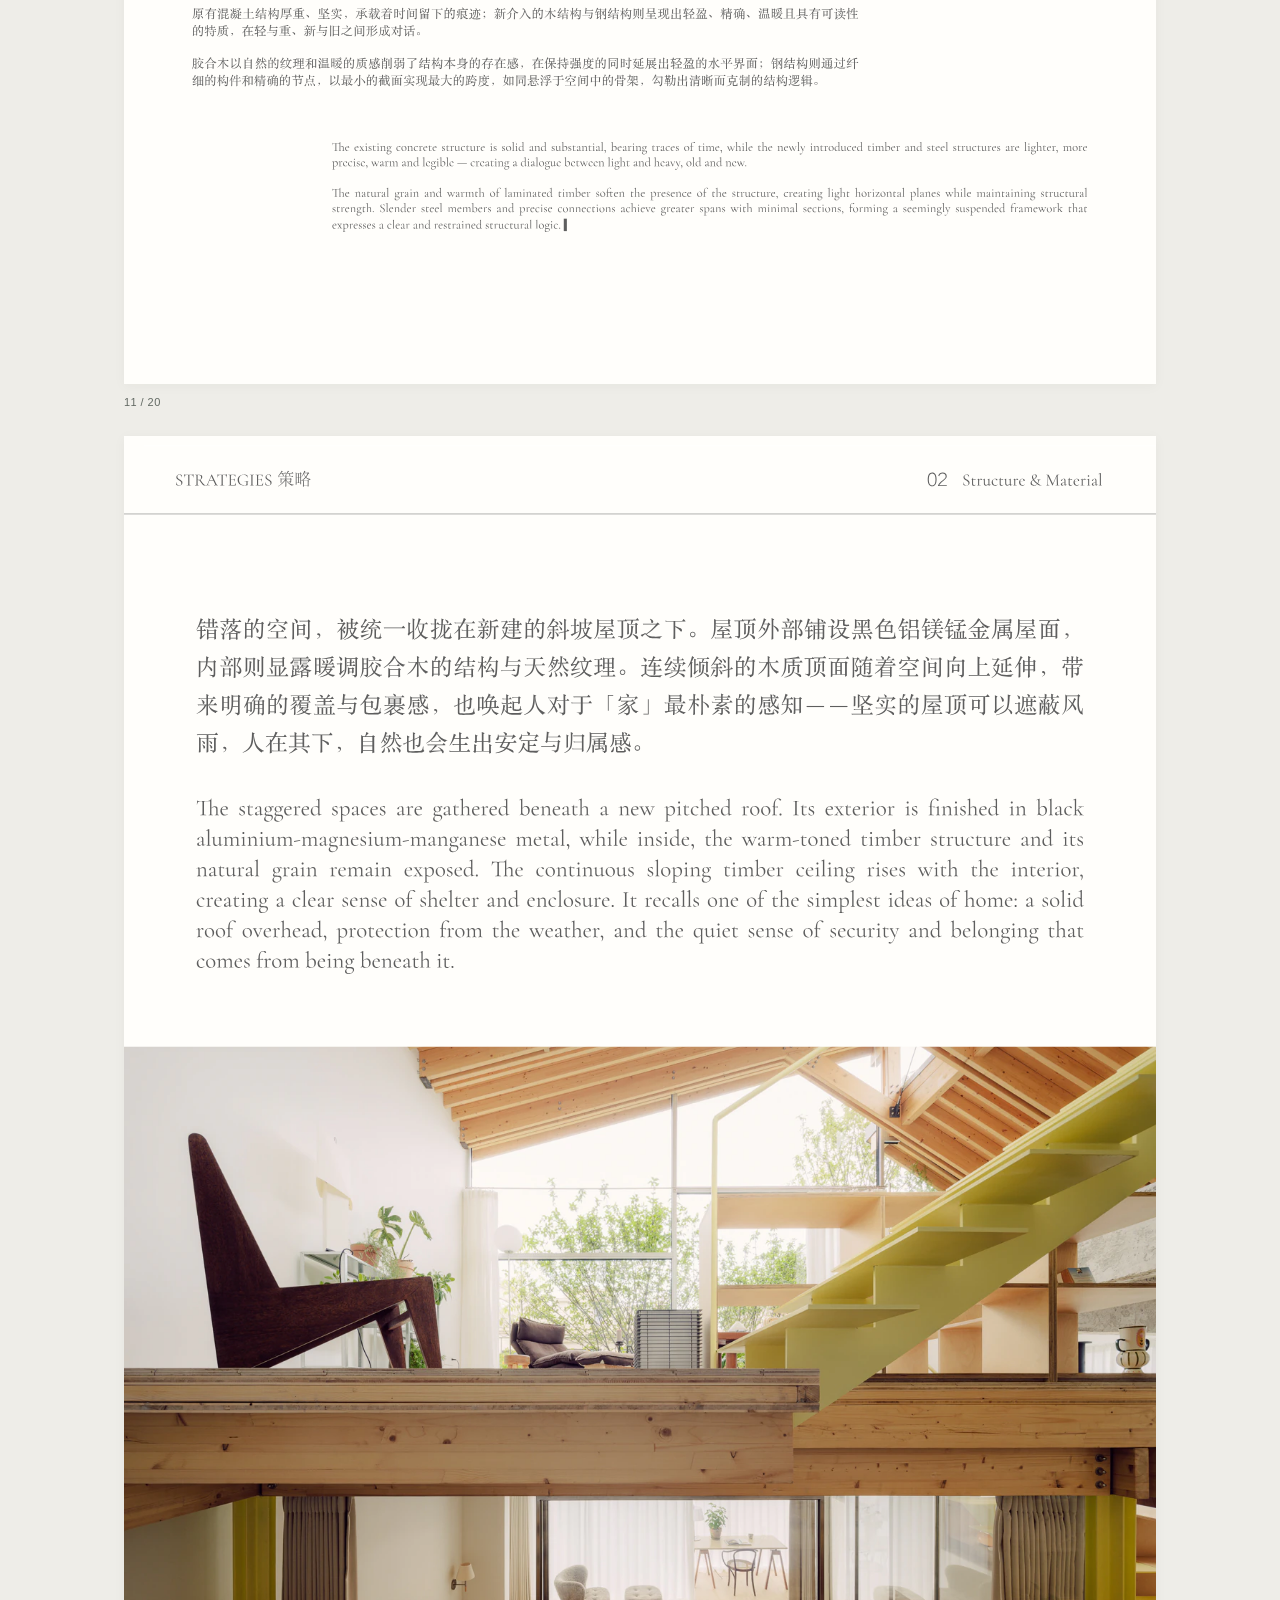
<file: projects/chongqing-split-level/index.html>
<!doctype html>
<html lang="zh-CN">
<head>
  <meta charset="utf-8">
  <meta name="viewport" content="width=device-width, initial-scale=1">
  <meta name="color-scheme" content="light">
  <meta name="description" content="石页建筑 · 错层住宅建筑改造。完整中英文项目原稿，20页图文。Split-Level Residence Renovation, Chongqing · Shiye Architects.">
  <title>错层住宅建筑改造 · 石页建筑 / Shiye Architects</title>
  <link rel="icon" href="../../assets/favicon-shi-94495b4fffe8.svg" type="image/svg+xml">
  <link rel="stylesheet" href="reader.css?v=595e3bbebdfe">
  <link rel="stylesheet" href="../../close-controls.css?v=8c3aa517f197">
  <link rel="stylesheet" href="../../typography.css?v=f5aa5eadf94d">
  <script src="reader.js?v=5de2082dc1cc" defer></script>
</head>
<body>
  <a href="#project-document" class="skip">跳至项目 / Skip to project</a>
  <header class="reader-toolbar" aria-label="项目阅读 / Project reader">
    <div class="reader-heading">
      <h1>错层住宅建筑改造</h1>
      <p lang="en">Split-Level Residence Renovation, Chongqing</p>
    </div>
    <div class="reader-actions">
      <select class="page-picker" id="page-select" aria-label="前往页面 / Go to page" data-enhanced hidden><option value="0">01 / 20</option>
<option value="1">02 / 20</option>
<option value="2">03 / 20</option>
<option value="3">04 / 20</option>
<option value="4">05 / 20</option>
<option value="5">06 / 20</option>
<option value="6">07 / 20</option>
<option value="7">08 / 20</option>
<option value="8">09 / 20</option>
<option value="9">10 / 20</option>
<option value="10">11 / 20</option>
<option value="11">12 / 20</option>
<option value="12">13 / 20</option>
<option value="13">14 / 20</option>
<option value="14">15 / 20</option>
<option value="15">16 / 20</option>
<option value="16">17 / 20</option>
<option value="17">18 / 20</option>
<option value="18">19 / 20</option>
<option value="19">20 / 20</option></select>
      <a class="reader-close" href="../../#project-preview=model-01" aria-label="关闭完整详情，返回项目预览 / Close full project and return to project preview" title="返回项目预览 / Back to project preview"><span aria-hidden="true">×</span></a>
    </div>
  </header>
  <main id="project-document" tabindex="-1" aria-label="完整项目，20页 / Complete project, 20 pages">
    <figure class="document-page" id="page-01" aria-labelledby="page-title-01">
      <h2 class="sr-only" id="page-title-01">第 1 页 / Page 1: 封面：木屋顶下的错层住宅</h2>
      <picture>
        <source media="(max-width: 600px)" srcset="../../assets/projects/chongqing-split-level/web/page-01-mobile-d0c2a2d5f6f9.svg">
        <img class="page-image" src="../../assets/projects/chongqing-split-level/web/page-01-desktop-9c22ca13c0f9.svg" width="1080" height="1350" alt="封面：木屋顶下的错层住宅 / Cover: split-level residence beneath the timber roof" loading="eager" decoding="async" fetchpriority="high">
      </picture>
      <figcaption class="page-caption"><span>01 / 20</span></figcaption>
    </figure><figure class="document-page" id="page-02" aria-labelledby="page-title-02">
      <h2 class="sr-only" id="page-title-02">第 2 页 / Page 2: 项目介绍：重庆住宅与独居生活，中英文原文</h2>
      <picture>
        <source media="(max-width: 600px)" srcset="../../assets/projects/chongqing-split-level/web/page-02-mobile-513a52042f8c.svg">
        <img class="page-image" src="../../assets/projects/chongqing-split-level/web/page-02-desktop-513a52042f8c.svg" width="1080" height="1350" alt="项目介绍：重庆住宅与独居生活，中英文原文 / Introduction: the Chongqing home and living alone, in Chinese and English" loading="lazy" decoding="async" >
      </picture>
      <figcaption class="page-caption"><span>02 / 20</span></figcaption>
    </figure><figure class="document-page" id="page-03" aria-labelledby="page-title-03">
      <h2 class="sr-only" id="page-title-03">第 3 页 / Page 3: 全幅室内照片：楼梯、平台与木屋顶</h2>
      <picture>
        <source media="(max-width: 600px)" srcset="../../assets/projects/chongqing-split-level/web/page-03-mobile-f55faf0f5d99.svg">
        <img class="page-image" src="../../assets/projects/chongqing-split-level/web/page-03-desktop-781af1459561.svg" width="1080" height="1350" alt="全幅室内照片：楼梯、平台与木屋顶 / Full-page interior photograph: stairs, platforms and timber roof" loading="lazy" decoding="async" >
      </picture>
      <figcaption class="page-caption"><span>03 / 20</span></figcaption>
    </figure><figure class="document-page" id="page-04" aria-labelledby="page-title-04">
      <h2 class="sr-only" id="page-title-04">第 4 页 / Page 4: 屋主的生活与家的构想；屋主、朋友和建筑师合影</h2>
      <picture>
        <source media="(max-width: 600px)" srcset="../../assets/projects/chongqing-split-level/web/page-04-mobile-e8c2fa6c142b.svg">
        <img class="page-image" src="../../assets/projects/chongqing-split-level/web/page-04-desktop-5b79d304f753.svg" width="1080" height="1350" alt="屋主的生活与家的构想；屋主、朋友和建筑师合影 / The owner’s life and ideas for home; photographs with friends and the architect" loading="lazy" decoding="async" >
      </picture>
      <figcaption class="page-caption"><span>04 / 20</span></figcaption>
    </figure><figure class="document-page" id="page-05" aria-labelledby="page-title-05">
      <h2 class="sr-only" id="page-title-05">第 5 页 / Page 5: 全幅起居空间照片：木屋顶、楼梯与绿植</h2>
      <picture>
        <source media="(max-width: 600px)" srcset="../../assets/projects/chongqing-split-level/web/page-05-mobile-bf1d9fc40c7f.svg">
        <img class="page-image" src="../../assets/projects/chongqing-split-level/web/page-05-desktop-9c07fee6466d.svg" width="1080" height="1350" alt="全幅起居空间照片：木屋顶、楼梯与绿植 / Full-page living space photograph: timber roof, stairs and planting" loading="lazy" decoding="async" >
      </picture>
      <figcaption class="page-caption"><span>05 / 20</span></figcaption>
    </figure><figure class="document-page" id="page-06" aria-labelledby="page-title-06">
      <h2 class="sr-only" id="page-title-06">第 6 页 / Page 6: 空间策略：五个错层平台；改造前建筑与改造后外立面效果图</h2>
      <picture>
        <source media="(max-width: 600px)" srcset="../../assets/projects/chongqing-split-level/web/page-06-mobile-72eab2a5bbe4.svg">
        <img class="page-image" src="../../assets/projects/chongqing-split-level/web/page-06-desktop-3e28f8842c20.svg" width="1080" height="1350" alt="空间策略：五个错层平台；改造前建筑与改造后外立面效果图 / Spatial strategy: five interlocking platforms; the original building and proposed exterior" loading="lazy" decoding="async" >
      </picture>
      <figcaption class="page-caption"><span>06 / 20</span></figcaption>
    </figure><figure class="document-page" id="page-07" aria-labelledby="page-title-07">
      <h2 class="sr-only" id="page-title-07">第 7 页 / Page 7: 空间策略：行走、楼梯与起居空间</h2>
      <picture>
        <source media="(max-width: 600px)" srcset="../../assets/projects/chongqing-split-level/web/page-07-mobile-4f39e3938ca9.svg">
        <img class="page-image" src="../../assets/projects/chongqing-split-level/web/page-07-desktop-8a123ff2e2f5.svg" width="1080" height="1350" alt="空间策略：行走、楼梯与起居空间 / Spatial strategy: movement, stairs and living spaces" loading="lazy" decoding="async" >
      </picture>
      <figcaption class="page-caption"><span>07 / 20</span></figcaption>
    </figure><figure class="document-page" id="page-08" aria-labelledby="page-title-08">
      <h2 class="sr-only" id="page-title-08">第 8 页 / Page 8: 空间策略：卧室与公共区域的联系、材料与私密性</h2>
      <picture>
        <source media="(max-width: 600px)" srcset="../../assets/projects/chongqing-split-level/web/page-08-mobile-e37c5772b5ea.svg">
        <img class="page-image" src="../../assets/projects/chongqing-split-level/web/page-08-desktop-e8d539e0857a.svg" width="1080" height="1350" alt="空间策略：卧室与公共区域的联系、材料与私密性 / Spatial strategy: bedroom and shared spaces, materials and privacy" loading="lazy" decoding="async" >
      </picture>
      <figcaption class="page-caption"><span>08 / 20</span></figcaption>
    </figure><figure class="document-page" id="page-09" aria-labelledby="page-title-09">
      <h2 class="sr-only" id="page-title-09">第 9 页 / Page 9: 空间策略：错层体验与重庆山地城市；住宅外观</h2>
      <picture>
        <source media="(max-width: 600px)" srcset="../../assets/projects/chongqing-split-level/web/page-09-mobile-b86ebfc39482.svg">
        <img class="page-image" src="../../assets/projects/chongqing-split-level/web/page-09-desktop-02af2d4227c6.svg" width="1080" height="1350" alt="空间策略：错层体验与重庆山地城市；住宅外观 / Spatial strategy: split levels and Chongqing’s terrain; the residence exterior" loading="lazy" decoding="async" >
      </picture>
      <figcaption class="page-caption"><span>09 / 20</span></figcaption>
    </figure><figure class="document-page" id="page-10" aria-labelledby="page-title-10">
      <h2 class="sr-only" id="page-title-10">第 10 页 / Page 10: 结构与材料：原有混凝土、新增木结构与钢结构</h2>
      <picture>
        <source media="(max-width: 600px)" srcset="../../assets/projects/chongqing-split-level/web/page-10-mobile-1e887efa8ea7.svg">
        <img class="page-image" src="../../assets/projects/chongqing-split-level/web/page-10-desktop-33a549394dfa.svg" width="1080" height="1350" alt="结构与材料：原有混凝土、新增木结构与钢结构 / Structure and materials: existing concrete, new timber and steel" loading="lazy" decoding="async" >
      </picture>
      <figcaption class="page-caption"><span>10 / 20</span></figcaption>
    </figure><figure class="document-page" id="page-11" aria-labelledby="page-title-11">
      <h2 class="sr-only" id="page-title-11">第 11 页 / Page 11: 新旧结构之间的对话；室内错层空间照片</h2>
      <picture>
        <source media="(max-width: 600px)" srcset="../../assets/projects/chongqing-split-level/web/page-11-mobile-a0cd2ad5762b.svg">
        <img class="page-image" src="../../assets/projects/chongqing-split-level/web/page-11-desktop-4ef67f6e4122.svg" width="1080" height="1350" alt="新旧结构之间的对话；室内错层空间照片 / The relationship between old and new structure; interior photograph" loading="lazy" decoding="async" >
      </picture>
      <figcaption class="page-caption"><span>11 / 20</span></figcaption>
    </figure><figure class="document-page" id="page-12" aria-labelledby="page-title-12">
      <h2 class="sr-only" id="page-title-12">第 12 页 / Page 12: 结构与材料：新建斜坡屋顶与木结构</h2>
      <picture>
        <source media="(max-width: 600px)" srcset="../../assets/projects/chongqing-split-level/web/page-12-mobile-6a0cb6c65ae9.svg">
        <img class="page-image" src="../../assets/projects/chongqing-split-level/web/page-12-desktop-6dead874b1f1.svg" width="1080" height="1350" alt="结构与材料：新建斜坡屋顶与木结构 / Structure and materials: the new pitched roof and timber structure" loading="lazy" decoding="async" >
      </picture>
      <figcaption class="page-caption"><span>12 / 20</span></figcaption>
    </figure><figure class="document-page" id="page-13" aria-labelledby="page-title-13">
      <h2 class="sr-only" id="page-title-13">第 13 页 / Page 13: 可持续设计：预制木钢构件与三幅施工现场照片</h2>
      <picture>
        <source media="(max-width: 600px)" srcset="../../assets/projects/chongqing-split-level/web/page-13-mobile-d55073764c9d.svg">
        <img class="page-image" src="../../assets/projects/chongqing-split-level/web/page-13-desktop-d25c4f9c455d.svg" width="1080" height="1350" alt="可持续设计：预制木钢构件与三幅施工现场照片 / Sustainable design: prefabricated timber and steel, with three construction photographs" loading="lazy" decoding="async" >
      </picture>
      <figcaption class="page-caption"><span>13 / 20</span></figcaption>
    </figure><figure class="document-page" id="page-14" aria-labelledby="page-title-14">
      <h2 class="sr-only" id="page-title-14">第 14 页 / Page 14: 保留可见的连接节点；五幅结构与室内细部照片</h2>
      <picture>
        <source media="(max-width: 600px)" srcset="../../assets/projects/chongqing-split-level/web/page-14-mobile-c70f6f115622.svg">
        <img class="page-image" src="../../assets/projects/chongqing-split-level/web/page-14-desktop-0b24c91268a9.svg" width="1080" height="1350" alt="保留可见的连接节点；五幅结构与室内细部照片 / Visible structural connections; five photographs of structure and interior details" loading="lazy" decoding="async" >
      </picture>
      <figcaption class="page-caption"><span>14 / 20</span></figcaption>
    </figure><figure class="document-page" id="page-15" aria-labelledby="page-title-15">
      <h2 class="sr-only" id="page-title-15">第 15 页 / Page 15: 露台景观与室内采光；种植与起居空间</h2>
      <picture>
        <source media="(max-width: 600px)" srcset="../../assets/projects/chongqing-split-level/web/page-15-mobile-71f07f2e87e6.svg">
        <img class="page-image" src="../../assets/projects/chongqing-split-level/web/page-15-desktop-dbd70ce6ab6e.svg" width="1080" height="1350" alt="露台景观与室内采光；种植与起居空间 / Terrace landscape and daylight; planting and living space" loading="lazy" decoding="async" >
      </picture>
      <figcaption class="page-caption"><span>15 / 20</span></figcaption>
    </figure><figure class="document-page" id="page-16" aria-labelledby="page-title-16">
      <h2 class="sr-only" id="page-title-16">第 16 页 / Page 16: 屋主参与设计与施工；起居空间照片</h2>
      <picture>
        <source media="(max-width: 600px)" srcset="../../assets/projects/chongqing-split-level/web/page-16-mobile-a9bfeb477f3c.svg">
        <img class="page-image" src="../../assets/projects/chongqing-split-level/web/page-16-desktop-6256140336fb.svg" width="1080" height="1350" alt="屋主参与设计与施工；起居空间照片 / The owner’s involvement in design and construction; living space photograph" loading="lazy" decoding="async" >
      </picture>
      <figcaption class="page-caption"><span>16 / 20</span></figcaption>
    </figure><figure class="document-page" id="page-17" aria-labelledby="page-title-17">
      <h2 class="sr-only" id="page-title-17">第 17 页 / Page 17: 植物与家的成长；双语白字叠印在木屋顶照片上</h2>
      <picture>
        <source media="(max-width: 600px)" srcset="../../assets/projects/chongqing-split-level/web/page-17-mobile-3f47c3a9d9ec.svg">
        <img class="page-image" src="../../assets/projects/chongqing-split-level/web/page-17-desktop-5286661e9d7a.svg" width="1080" height="1350" alt="植物与家的成长；双语白字叠印在木屋顶照片上 / Plants and the growing home; bilingual white text over a timber roof photograph" loading="lazy" decoding="async" >
      </picture>
      <figcaption class="page-caption"><span>17 / 20</span></figcaption>
    </figure><figure class="document-page" id="page-18" aria-labelledby="page-title-18">
      <h2 class="sr-only" id="page-title-18">第 18 页 / Page 18: 开放木质衣帽间望向卧室</h2>
      <picture>
        <source media="(max-width: 600px)" srcset="../../assets/projects/chongqing-split-level/web/page-18-mobile-f288b71e7e04.svg">
        <img class="page-image" src="../../assets/projects/chongqing-split-level/web/page-18-desktop-199132498b1a.svg" width="1080" height="1350" alt="开放木质衣帽间望向卧室 / Open timber dressing area looking towards the bedroom" loading="lazy" decoding="async" >
      </picture>
      <figcaption class="page-caption"><span>18 / 20</span></figcaption>
    </figure><figure class="document-page" id="page-19" aria-labelledby="page-title-19">
      <h2 class="sr-only" id="page-title-19">第 19 页 / Page 19: 人的感受与日常生活；厨房和休息空间照片</h2>
      <picture>
        <source media="(max-width: 600px)" srcset="../../assets/projects/chongqing-split-level/web/page-19-mobile-cc2ebb657598.svg">
        <img class="page-image" src="../../assets/projects/chongqing-split-level/web/page-19-desktop-85e9c4e77f27.svg" width="1080" height="1350" alt="人的感受与日常生活；厨房和休息空间照片 / Feelings and daily life; kitchen and lounge photographs" loading="lazy" decoding="async" >
      </picture>
      <figcaption class="page-caption"><span>19 / 20</span></figcaption>
    </figure><figure class="document-page" id="page-20" aria-labelledby="page-title-20">
      <h2 class="sr-only" id="page-title-20">第 20 页 / Page 20: 尾页：玄关台阶、石页建筑标识与项目标签</h2>
      <picture>
        <source media="(max-width: 600px)" srcset="../../assets/projects/chongqing-split-level/web/page-20-mobile-e88a09921dae.svg">
        <img class="page-image" src="../../assets/projects/chongqing-split-level/web/page-20-desktop-0a41031b28fc.svg" width="1080" height="1350" alt="尾页：玄关台阶、石页建筑标识与项目标签 / Closing page: entrance steps, Shiye Architects identity and project tags" loading="lazy" decoding="async" >
      </picture>
      <figcaption class="page-caption"><span>20 / 20</span></figcaption>
    </figure>
    <footer class="reader-footer"><a href="../../#home">返回首页 / Home ↗</a><a href="#page-01">回到开篇 / Top ↑</a></footer>
  </main>
</body>
</html>
</file>
<file: styles.css>
:root{--stone-image:url("assets/materials/contact-marble-6f6733b14fbc.webp");--stone-ground:#eeede8;--ink:#303632;--secondary:#626963;--muted:#626b62;--line:rgba(64,73,65,.17);--surface:#f1f2ef;--warm:#dfb779;--serif:"Iowan Old Style","Baskerville","Times New Roman",serif;--sans:-apple-system,BlinkMacSystemFont,"Helvetica Neue","PingFang SC","Noto Sans CJK SC",sans-serif}
*{box-sizing:border-box}
html{scroll-behavior:smooth}
body{margin:0;min-width:320px;min-height:100svh;display:flex;flex-direction:column;color:var(--ink);font-family:var(--sans);font-weight:400;background-color:var(--stone-ground);background-image:var(--stone-image);background-position:center top;background-size:cover;background-repeat:no-repeat;-webkit-font-smoothing:antialiased}
button,a{-webkit-tap-highlight-color:transparent}
button{font:inherit;color:inherit}
button,a{touch-action:manipulation}
button{border:0;border-radius:0;background:none;cursor:pointer}
a{color:inherit;text-decoration:none}
button:focus-visible,a:focus-visible{outline:1px solid #6b746b;outline-offset:7px}
button:disabled{cursor:default;opacity:.5}
.sr-only{position:absolute;width:1px;height:1px;overflow:hidden;clip-path:inset(50%);white-space:nowrap}
.skip-link{position:fixed;top:12px;left:30px;transform:translateY(-100px);z-index:20;background:var(--surface);padding:10px 16px;font-size:12px}
.skip-link:focus{transform:translateY(0)}
.site-header{display:flex;align-items:center;justify-content:space-between;padding:30px 3.6vw 24px;min-height:91px;gap:24px}
.wordmark{display:inline-flex;flex-direction:column;align-items:flex-start;justify-content:space-between;width:228px;height:45px;flex-shrink:0}
.wordmark img{display:block;object-fit:contain;object-position:left center}
.wordmark-en{width:70%;height:19.6px}
.wordmark-zh{width:102px;height:12px}
.navigation{display:flex;align-items:center;gap:clamp(24px,3.7vw,57px)}
.nav-link{font:12px var(--serif);color:var(--secondary);position:relative;padding:8px 0;letter-spacing:.3px}
.nav-link::after{content:"";position:absolute;bottom:2px;left:0;right:0;height:1px;background:var(--ink);transform:scaleX(0);transform-origin:left;transition:transform .25s ease}
.nav-link:hover,.nav-link.is-current{color:var(--ink)}
.nav-link:hover::after,.nav-link.is-current::after{transform:scaleX(1)}
.language-button{font-size:11px;min-width:24px;min-height:36px;color:var(--secondary)}
:is(main,.home-models){width:100%;max-width:1540px;margin:auto;flex:1;display:flex;align-items:center;padding:32px 3.1vw 28px;outline:none}
.model-grid{width:100%;display:grid;grid-template-columns:repeat(5,minmax(0,1fr));gap:clamp(24px,5vh,62px) clamp(12px,2.2vw,36px)}
.model-card{position:relative;align-self:start;width:100%;padding:0;text-align:left;min-width:0}
.model-card:focus-visible{outline:none}
.model-card:focus-visible .caption-title{text-decoration:underline;text-underline-offset:4px}
.model-stage{position:relative;aspect-ratio:1;display:flex;align-items:center;justify-content:center}
.model-object{position:relative;width:100%;aspect-ratio:1;transform:translate3d(0,0,0) scale(.91);transform-origin:center 57%;transition:transform .65s cubic-bezier(.22,.61,.36,1);mix-blend-mode:multiply;pointer-events:none}
.model-card.is-active .model-object,.model-card:focus-visible .model-object{transform:translate3d(0,-4px,0) scale(.97)}
.model-poster,.model-video{position:absolute;inset:0;width:100%;height:100%;object-fit:contain;display:block}
.model-poster{position:relative}
.model-video{opacity:0}
.model-stage.is-playing .model-video{opacity:1}
.model-canvas{position:absolute;inset:0;width:100%;height:100%;display:block;pointer-events:none}
.model-object.has-3d{mix-blend-mode:normal}
.model-object.has-3d .model-poster{visibility:hidden}
.detail-stage{touch-action:pan-y}
.detail-stage.is-dragging{cursor:grabbing}
.model-controls{display:flex;gap:20px;align-items:center;justify-content:center}
.model-controls>button:not(.motion-button){width:32px;height:34px;font-size:17px;color:var(--secondary)}
.model-caption{display:grid;align-content:start;gap:3px;min-height:46px;padding-inline:clamp(4px,1vw,12px);text-align:center;opacity:0;transform:translateY(5px);transition:opacity .35s,transform .35s}
.model-card.is-active .model-caption,.model-card:focus-visible .model-caption{opacity:1;transform:none}
@media(max-width:540px),(hover:none){.model-caption{opacity:1;transform:none}}
.caption-title{font-size:clamp(.8125rem,1.17vw,1rem);font-weight:500;line-height:1.45;letter-spacing:.02em}
.caption-type,.model-project-action{font-size:clamp(.6875rem,.92vw,.75rem);color:var(--secondary);line-height:1.5;letter-spacing:.02em}
.model-project-action{text-decoration:underline;text-underline-offset:.18em}
.home-gallery-divider{margin:0 3.6vw 24px;border-top:1px solid var(--line)}
body.has-dialog{overflow:hidden}
dialog{border:1px solid rgba(95,104,94,.18);padding:0;color:var(--ink);background-color:var(--stone-ground);background-image:var(--stone-image);background-position:center;background-size:cover;background-repeat:no-repeat;box-shadow:0 24px 100px rgba(40,48,40,.14)}
dialog::backdrop{background:rgba(44,51,44,.24);backdrop-filter:blur(5px)}
.project-dialog{width:min(1080px,90vw);max-width:none;max-height:90svh;overflow:auto}
.project-dialog.is-closing{pointer-events:none}
@media (prefers-reduced-motion: no-preference) {
  .project-dialog[open],
  .project-dialog[open]::backdrop{
    opacity:1;
    transition:opacity 220ms ease-out;
  }
  .project-dialog[open] .detail-copy{
    animation:project-copy-reveal 170ms ease-out 50ms backwards;
  }
  .project-dialog[open].is-closing,
  .project-dialog[open].is-closing::backdrop{
    opacity:0;
    transition-duration:150ms;
    transition-timing-function:ease-in;
  }
  .project-dialog[open].is-closing .detail-copy{
    animation-play-state:paused;
  }
  @starting-style {
    .project-dialog[open]:not(.is-closing),
    .project-dialog[open]:not(.is-closing)::backdrop{opacity:0}
  }
  @keyframes project-copy-reveal {
    from{opacity:0}
    to{opacity:1}
  }
}
.close-button{position:absolute;top:17px;right:19px;width:34px;height:34px;z-index:2}
.detail-layout{display:grid;grid-template-columns:56% 44%;min-height:570px}
.detail-visual{position:relative;display:flex;flex-direction:column;align-items:center;justify-content:center;padding:58px 18px 40px}
.detail-eyebrow{position:absolute;top:29px;left:32px;font-size:8px;letter-spacing:2px;color:var(--muted)}
.detail-stage{width:100%;max-width:510px}
.detail-stage .model-object{transform:scale(.93)}
.motion-button{padding:10px 0;border-bottom:1px solid var(--line);font-size:10px;letter-spacing:.4px;color:var(--secondary)}
.detail-copy{padding:91px 46px 35px 32px;display:flex;flex-direction:column}
.eyebrow{font-size:9px;letter-spacing:2px;color:var(--secondary)}
.detail-copy h2{font-family:var(--serif);font-weight:400;font-size:36px;line-height:1.2;letter-spacing:-.4px;margin:25px 0 12px}
html[lang="zh-CN"] .detail-copy h2{font-family:var(--sans);font-size:31px;letter-spacing:2px;font-weight:400}
.detail-subtitle{font-size:10px;color:var(--secondary);margin:0;letter-spacing:.9px}
.detail-rule{height:1px;background:var(--line);margin:30px 0 22px}
.detail-description{font-size:12px;line-height:1.9;margin:0 0 24px;color:var(--secondary)}
.project-meta{font-size:10px;line-height:1.9;margin:0}
.project-meta div{display:flex;gap:20px;margin:8px 0}
.project-meta dt{color:var(--muted);width:60px;flex-shrink:0}
.project-meta dd{margin:0;color:var(--secondary)}
.demo-disclaimer{font-size:9px;color:var(--muted);line-height:1.8;margin:20px 0 32px}
.detail-pagination{display:flex;justify-content:space-between;gap:15px;margin-top:auto;padding-top:21px;border-top:1px solid var(--line)}
.detail-pagination button{display:flex;gap:12px;align-items:center;font-size:10px;padding:8px 0}
.info-dialog{width:min(500px,calc(100vw - 36px));padding:60px 44px 43px}
.info-dialog h2{font:normal 36px var(--serif);margin:24px 0}
.info-dialog p{font-size:13px;line-height:1.9;color:var(--secondary);white-space:pre-line;margin:0 0 30px}
.text-link{font-size:11px;line-height:1.8;border-bottom:1px solid var(--line);padding:0 0 5px}
@media(min-width:1600px){main{padding-top:54px;padding-bottom:54px}.model-grid{row-gap:55px}}
@media(min-width:1051px) and (max-height:750px){.model-stage{height:178px;aspect-ratio:auto}.model-object{width:min(100%,180px)}.model-grid{row-gap:20px}:is(main,.home-models){padding-top:16px;padding-bottom:16px}.detail-stage{height:auto;aspect-ratio:1}.detail-stage .model-object{width:100%}}
@media(max-width:1050px){.model-grid{grid-template-columns:repeat(4,minmax(0,1fr));row-gap:23px}:is(main,.home-models){padding-top:35px;padding-bottom:35px}.site-header{padding-left:5vw;padding-right:5vw}.navigation{gap:27px}.detail-copy{padding:85px 30px 30px 15px}.detail-layout{min-height:520px}.detail-copy h2{font-size:30px}}
@media(max-width:760px){.site-header{padding:27px 6vw 22px;align-items:flex-start;flex-wrap:wrap;gap:24px}.wordmark{width:212px;height:44px}.wordmark-en{height:18.2px}.navigation{width:100%;justify-content:space-between;gap:16px}.nav-link{font-size:12px}.language-button{margin-left:auto;min-height:30px}.model-grid{grid-template-columns:repeat(3,minmax(0,1fr));gap:25px 10px}:is(main,.home-models){padding:25px 3.5vw 35px}.home-gallery-divider{margin-inline:6vw}.detail-layout{grid-template-columns:1fr;min-height:0}.project-dialog{width:calc(100vw - 28px);max-height:94svh}.detail-visual{padding:35px 16px 15px}.detail-stage{max-width:310px}.detail-copy{padding:20px 32px 30px}.detail-copy h2{margin:15px 0 8px}.detail-rule{margin:22px 0 18px}.detail-description{margin-bottom:12px}.demo-disclaimer{margin:14px 0 22px}.detail-eyebrow{left:25px;top:23px;font-size:8px}.motion-button{font-size:9px;padding:6px 0}.detail-pagination{padding-top:12px}.close-button{top:13px;right:13px}}
@media(max-width:540px){.model-grid{grid-template-columns:repeat(2,minmax(0,1fr));gap:29px 4px}.model-object{transform:scale(.96)}.model-card.is-active .model-object{transform:scale(1)}:is(main,.home-models){padding:20px 3vw 30px}.site-header{padding-top:26px}.info-dialog{padding:55px 30px 35px}}
@media(hover:none){.model-card:active .model-object{transform:scale(.98)}}
@media(prefers-reduced-motion:reduce){html{scroll-behavior:auto}*,*::before,*::after{animation:none!important;transition:none!important}.model-card.is-active .model-object,.model-card:focus-visible .model-object{transform:scale(.91)}.model-stage.is-playing .model-video{opacity:0}}
/* Accepted 3D studies: transparent model imagery over the existing stone. */
.model-object{mix-blend-mode:normal}
.model-canvas{border:0}
.model-status{display:block;font-size:9px;line-height:1.6;color:var(--secondary);padding:0 15px;position:absolute;top:100%;left:0;right:0}
.detail-stage{cursor:grab;touch-action:pan-y;outline-offset:0}
.detail-stage:focus-visible{outline:1px solid #6b746b}
.model-controls{gap:16px}
.model-controls>button:not(.motion-button){width:44px;height:44px}
.motion-button{min-width:106px;min-height:44px}
.light-button{font-size:10px;letter-spacing:.4px;color:var(--secondary);padding:8px 14px;min-height:44px}
.light-button::before{content:'';display:inline-block;width:5px;height:5px;border-radius:50%;margin-right:8px;background:#838982}
.light-button[aria-pressed=true]::before{background:#e58d44}
.detail-status{font-size:10px;line-height:1.6;min-height:16px;margin:0;text-align:center;padding:0 15px;color:var(--secondary)}
.no-script{font-size:12px;line-height:1.8;margin:auto}
.local-preview-notice{
  margin:auto;
  font-size:.875rem;
  line-height:1.8;
  text-align:center;
}
.local-preview-notice a{text-decoration:underline;text-underline-offset:4px}
@media(max-width:760px){.detail-visual{padding-bottom:6px}.detail-stage{max-width:290px}.detail-copy{padding-top:15px}.navigation .nav-link{min-height:36px}.model-status{font-size:8px}}
@media(max-width:540px){.model-grid{row-gap:31px}.model-card.is-active .model-object{transform:scale(1)}}
@media(prefers-reduced-motion:reduce){.model-card.is-active .model-object,.model-card:focus-visible .model-object{transform:scale(.91)}}

/* Reading sizes are scoped to dialogs; the homepage grid and wordmark keep
   their approved dimensions. Relative units allow larger reading text. */
:root{--secondary:#424a44;--muted:#424a44}
.detail-copy{min-width:0}
.detail-description,.info-dialog p{font-size:1rem;line-height:1.8;color:var(--ink);overflow-wrap:anywhere}
.project-meta{font-size:.875rem;line-height:1.7}
.project-meta div{flex-wrap:wrap;column-gap:20px;row-gap:.25rem}
.project-meta dt{width:auto;min-width:60px;max-width:100%;overflow-wrap:anywhere}
.project-meta dd{flex:1 1 9rem;min-width:0;color:var(--ink);overflow-wrap:anywhere}
.detail-subtitle,.demo-disclaimer,.detail-eyebrow,.eyebrow{font-size:.75rem;line-height:1.6;overflow-wrap:anywhere}
.motion-button,.light-button,.detail-pagination button,.text-link{font-size:.875rem;line-height:1.5}
.detail-status{font-size:.75rem;line-height:1.6}
.info-dialog{max-height:90svh;overflow:auto}
.model-controls{flex-wrap:wrap;row-gap:.5rem}
.detail-pagination{flex-wrap:wrap;row-gap:.75rem}
.project-dialog-close{
  position:sticky;
  top:0;
  z-index:3;
  height:0;
}
.project-dialog-close .close-button:focus-visible,.photo-preview-close:focus-visible{
  outline:none;
  font-weight:700;
}
.detail-description p{margin:0}
.detail-description p + p{margin-top:1em}
.detail-visual[hidden]{display:none}
.detail-photo{
  align-self:center;
  min-width:0;
  margin:0;
  padding:52px clamp(24px,3.5vw,48px) 40px;
}
.detail-photo-stage{
  position:relative;
  aspect-ratio:5 / 4;
  max-height:57svh;
}
.detail-photo-zoom{position:absolute;inset:0;display:block;width:100%;height:100%;padding:0;cursor:zoom-in}
.detail-photo-zoom img{display:block;width:100%;height:100%;object-fit:contain}
.detail-photo-arrows:not([hidden]){
  position:absolute;
  inset:0 clamp(6px,4%,24px);
  display:flex;
  align-items:center;
  justify-content:space-between;
  pointer-events:none;
}
.photo-arrow{
  display:grid;
  place-items:center;
  width:44px;
  height:44px;
  padding:0;
  color:#111;
}
.photo-arrow-icon{position:relative;width:20px;height:16px}
.photo-arrow-icon::before,.photo-arrow-icon::after{content:'';position:absolute}
.photo-arrow-icon::before{top:50%;left:0;right:1px;border-top:2px solid;transform:translateY(-50%)}
.photo-arrow-icon::after{top:50%;right:2px;width:10px;height:10px;border-top:2px solid;border-right:2px solid;transform:translateY(-50%) rotate(45deg)}
.photo-arrow-previous .photo-arrow-icon{transform:rotate(180deg)}
.detail-photo-arrow{
  border-radius:50%;
  background:rgba(255,255,255,.94);
  pointer-events:auto;
}
.photo-arrow:focus-visible{outline-offset:2px}
@media(hover:hover) and (pointer:fine){
  .detail-photo-stage:not(:hover):not(:has(:focus-visible)) .detail-photo-arrow{
    opacity:0;
    pointer-events:none;
  }
}
.detail-photo-thumbnails:not([hidden]){
  --thumbnail-gap:8px;
  display:flex;
  gap:var(--thumbnail-gap);
  margin:8px -4px -4px;
  padding:4px;
  overflow-x:auto;
  overscroll-behavior-x:contain;
  scrollbar-width:none;
  user-select:none;
}
.detail-photo-thumbnails button{display:block;flex:0 0 calc((100% - 4 * var(--thumbnail-gap)) / 5);min-width:0;padding:0;cursor:grab}
.detail-photo-thumbnails.is-dragging,.detail-photo-thumbnails.is-dragging button{cursor:grabbing}
.detail-photo-thumbnails button[aria-current="true"]{outline:1px solid var(--ink);outline-offset:2px}
.detail-photo-thumbnails button:focus-visible{outline:2px solid var(--ink);outline-offset:2px}
.detail-photo-thumbnails img{display:block;width:100%;aspect-ratio:4 / 3;object-fit:cover}
.photo-preview{max-width:none;max-height:none;overflow:visible;border:0;background:none;box-shadow:none}
.photo-preview:focus-visible{outline:none}
.photo-preview::backdrop{background:rgba(245,244,242,.88);backdrop-filter:none}
.photo-preview img{display:block;width:auto;height:auto;max-width:calc(100vw - 144px);max-height:82svh}
.photo-preview-count,.photo-preview-close{position:fixed;color:#111}
.photo-preview-count{
  top:max(18px,env(safe-area-inset-top));
  left:max(24px,env(safe-area-inset-left));
  font-size:1rem;
  font-variant-numeric:tabular-nums;
}
.photo-preview-close{
  --close-color:#111;
  top:max(12px,env(safe-area-inset-top));
  right:max(12px,env(safe-area-inset-right));
  width:44px;
  height:44px;
}
.photo-preview-arrow:focus-visible{outline-color:currentColor;outline-offset:0}
.photo-preview-arrow{
  /* Use the available space beside the photo while keeping the hit area on screen. */
  --arrow-outset:clamp(66px,calc(50vw - 50% - 4px),104px);
  position:absolute;
  top:50%;
  right:calc(-1 * var(--arrow-outset));
  width:80px;
  height:clamp(80px,18svh,128px);
  transform:translateY(-50%);
}
.photo-preview-arrow.photo-arrow-previous{right:auto;left:calc(-1 * var(--arrow-outset))}
.photo-preview-arrow[hidden]{display:none}
@media(max-width:600px){
  .photo-preview img{max-width:calc(100vw - 32px);max-height:min(82svh,calc(100svh - 112px))}
  .photo-preview-count{left:max(16px,env(safe-area-inset-left))}
  .photo-preview-arrow{right:0;width:64px}
  .photo-preview-arrow.photo-arrow-previous{left:0}
  .photo-preview-arrow .photo-arrow-icon{filter:drop-shadow(0 0 2px white) drop-shadow(0 0 3px white)}
}
.has-project-photos .detail-pagination{margin-top:16px}
.detail-full-link:not([hidden]){align-self:flex-start;display:flex;align-items:center;min-height:44px;margin-top:16px;padding:8px 0;overflow-wrap:anywhere}
@media(min-width:761px){
  .has-project-photos .detail-copy{padding-block:48px 28px}
  .has-project-photos .detail-rule{margin-top:22px}
}
@media(max-width:760px){
  .detail-photo{padding:60px 24px 8px}
  html[lang="zh-CN"] .has-project-photos .detail-copy h2{
    font-size:clamp(22px,6.6vw,28px);
    letter-spacing:.02em;
    text-wrap:balance;
  }
}

/* Slightly larger, stronger navigation without changing its 36px row. */
.navigation .nav-link{font-family:var(--sans);font-size:15px;font-weight:500;line-height:20px}
.navigation .language-button{font-family:var(--sans);font-size:14px;font-weight:500;line-height:20px}

/* About is a separate reading view; homepage geometry stays in place. */
.about-page[hidden]{display:none}
body.is-inner.is-about main{padding-top:0}
.about-practice{
  --practice-gap:clamp(40px,6vw,88px);
  /* Reserve room for the site header and space around the photograph. */
  --craft-height:max(120px,100svh - 156px);
  display:grid;
  min-height:calc(100dvh - var(--site-header-height,99px));
  padding-block:32px clamp(72px,13svh,112px);
  align-content:start;
  grid-template-columns:minmax(0,min(calc((100% - var(--practice-gap)) * 5 / 11),calc(var(--craft-height) * 1062 / 1184))) minmax(0,1fr);
  gap:var(--practice-gap);
  align-items:center;
}
.about-page figure{margin:0}
.about-page img{display:block;width:100%;height:auto}
.about-craft{align-self:start}
.about-craft img{width:auto;max-width:100%;max-height:var(--craft-height)}
.about-practice-intro{max-width:28rem}
.about-heading{margin:0 0 22px;font-size:clamp(24px,2.2vw,32px);font-weight:500;line-height:1.4}
.about-practice-notes{max-width:38rem;margin-inline:auto}
.about-prose{font-size:1rem;line-height:1.9;overflow-wrap:anywhere}
.about-page .about-prose{color:#414742}
.about-prose p{margin:0 0 1.4em}
.about-prose p:last-child{margin-bottom:0}
.about-founder{display:grid;grid-template-columns:minmax(0,1fr) minmax(0,290px);align-items:center;gap:clamp(40px,9vw,140px);padding:72px 0;margin-top:72px;border-top:1px solid var(--line)}
.about-founder-copy{max-width:620px}
.about-founder h2{font-size:1.625rem;line-height:1.4;font-weight:500;margin:0 0 10px}
.about-role{font-size:.875rem;line-height:1.7;color:var(--secondary);margin:0 0 28px}
.about-contact{
  display:grid;
  grid-template-columns:minmax(0,24rem) minmax(0,1fr);
  gap:clamp(32px,5vw,72px);
  align-items:center;
  border-top:1px solid var(--line);
  padding-top:38px;
  color:#606660;
}
.about-contact>.about-prose{font-size:.875rem;color:inherit}
.about-contact>.about-prose p+p{margin-top:.375rem}
.about-contact>.about-prose p{margin-bottom:0}
.about-contact-list{
  display:flex;
  justify-content:space-between;
  gap:16px;
  margin:0;
  padding:0;
  list-style:none;
  font-size:.8125rem;
  line-height:1.8;
}
.about-contact-list li{min-width:0}
.about-contact-list a{
  display:grid;
  grid-template-rows:20px auto;
  justify-items:start;
  align-items:center;
  gap:8px;
  min-height:44px;
  overflow-wrap:anywhere;
}
.about-contact-list img{width:18px;height:18px}
.about-contact-list .contact-wordmark{width:34px;height:20px;object-fit:cover}
.about-contact-list .contact-link-text{
  text-decoration:underline;
  text-decoration-color:var(--line);
  text-underline-offset:4px;
}
.about-contact-list a:hover .contact-link-text{color:var(--ink);text-decoration-color:currentColor}
@media(max-width:1000px){
  .about-contact-list{display:grid;gap:4px}
  .about-contact-list a{grid-template:1fr / 34px minmax(0,1fr);gap:12px}
  .about-contact-list img{justify-self:center}
}
@media(max-width:760px){
  .about-page{max-width:28rem;margin-inline:auto}
  .about-practice{
    --craft-height:clamp(170px,40svh,318px);
    grid-template-columns:minmax(0,1fr);
    min-height:0;
    gap:20px;
    padding-block:12px 36px;
  }
  .about-craft{justify-self:center;max-width:100%}
  .about-heading{margin-bottom:12px}
  .about-founder{grid-template-columns:1fr;gap:22px;margin-top:36px;padding:32px 0}
  .about-role{margin-bottom:20px}
  .about-portrait{justify-self:center;width:min(64%,250px)}
  .about-contact{grid-template-columns:1fr;gap:24px;padding-top:30px}
}

/* All pages and dialogs share one marble asset; existing scroll behavior stays local. */
.content-page[hidden]{display:none}
body.is-inner{--ink:#252a27;--secondary:#303632;--muted:#303632}
:is(body.is-inner,body:has(.home-gallery:not([hidden]))){
  isolation:isolate;
  background-image:none;
}
:is(body.is-inner,body:has(.home-gallery:not([hidden])))::before,
.is-inner > .site-header::before,
.project-nav-bar::before{
  content:"";
  position:fixed;
  inset:0;
  z-index:-1;
  pointer-events:none;
  background:var(--stone-ground) var(--stone-image) center / cover no-repeat;
}
body[data-page="about"]{position:relative}
body[data-page="about"]::before{position:absolute;background-position:center top}
body.is-inner main{display:block;max-width:1240px;padding:48px 4vw 80px}
body.is-inner :is(#main-content,#about-contact){scroll-margin-top:calc(var(--site-header-height,99px) + 24px)}
main:has(.home-gallery:not([hidden])){
  display:block;
  max-width:none;
  padding:0;
}
.home-gallery:not([hidden]){
  display:flex;
  flex-direction:column;
  min-height:calc(100svh - var(--site-header-height,99px));
}
.project-content{
  max-width:1240px;
  margin-inline:auto;
  padding:48px 4vw 80px;
  color:#252a27;
  --ink:#252a27;
  --secondary:#303632;
  --muted:#303632;
}
.is-inner > .site-header,.project-nav-bar:not([hidden]){
  position:sticky;
  top:0;
  z-index:2;
  /* Keep the marble behind the navigation while the content scrolls underneath. */
  clip-path:inset(0);
}
.page-heading{margin:0 0 42px}
.page-heading :is(h1,h2){font-size:clamp(28px,2.5vw,38px);font-weight:500;line-height:1.4;letter-spacing:.02em;margin:14px 0 0}
.page-intro{font-size:1rem;line-height:1.8;color:var(--secondary);margin:0 0 24px}
.detail-home-link{display:inline-block;align-self:flex-start;margin-top:26px}
.project-catalog{display:grid;grid-template-columns:minmax(270px,.82fr) minmax(0,1.4fr);align-items:start;gap:clamp(54px,7.8vw,112px)}
.project-directory{position:sticky;top:calc(var(--site-header-height,99px) + 32px);min-width:0}
.project-directory-heading{display:flex;align-items:baseline;gap:18px;margin:0 0 31px;padding-bottom:22px;border-bottom:1px solid var(--line)}
.project-directory-heading .eyebrow{order:2;font-size:10px;letter-spacing:.16em;color:var(--muted)}
.project-directory-heading :is(h1,h2){margin:0;font-size:27px;font-weight:400;letter-spacing:.08em}
.project-index-scroll{overflow-y:auto;scrollbar-width:thin;scroll-snap-type:y mandatory}
.project-index-grid{display:grid;grid-auto-rows:1fr}
.project-index-card{display:grid;grid-template-columns:auto minmax(16px,1fr) 26px;align-items:baseline;gap:0 10px;width:100%;min-width:0;min-height:45px;padding:9px 0;text-align:left;color:var(--muted);scroll-snap-align:start}
.project-index-name{min-width:0}
.project-index-title{min-width:0;font-size:14px;font-weight:400;line-height:1.65;overflow-wrap:anywhere}
.project-index-leader{align-self:center;min-width:12px;margin-top:5px;border-bottom:1px dotted currentColor;opacity:.32}
.project-index-number{font-family:var(--serif);font-size:13px;font-variant-numeric:tabular-nums;text-align:right;letter-spacing:.03em}
.project-index-type{margin-inline-start:8px;font-size:10px;white-space:nowrap;color:var(--muted)}
.project-index-type[hidden]{display:none}
.project-index-card:hover,.project-index-card[aria-current="true"]{color:var(--ink)}
.project-index-card[aria-current="true"] .project-index-title{font-weight:600}
.project-index-card[aria-current="true"] .project-index-number{text-decoration:underline;text-underline-offset:5px}
.project-index-card[aria-current="true"] .project-index-leader{opacity:.7}
.project-index-card:focus-visible{outline:none}
.project-index-card:focus-visible .project-index-title{text-decoration:underline;text-underline-offset:4px}
.project-plates{min-width:0}
.project-feature,.project-sequence-item{margin:0;min-width:0}
.project-feature:not([hidden]),.project-sequence-item:first-child{display:grid}
.project-feature[hidden],.project-image-sequence[hidden]{display:none}
.project-feature-open,.project-plate-open{display:flex;align-items:center;justify-content:center;width:100%;padding:0;cursor:pointer}
.project-feature-open{height:clamp(380px,68svh,680px)}
.project-feature-open img{display:block;width:100%;height:100%;object-fit:contain}
.project-feature[data-kind="model"] img,.project-sequence-item[data-kind="model"] img{mix-blend-mode:multiply}
.project-plate-caption{display:grid;grid-template-columns:48px minmax(0,1fr) auto;align-items:start;gap:15px;padding-top:18px;margin-top:22px;border-top:1px solid var(--line)}
.project-plate-number{padding-top:1px;font:13px var(--serif);color:var(--muted);white-space:nowrap;grid-column:1;grid-row:1}
.project-plate-description{display:grid;gap:6px}
.project-sequence-item .project-plate-description{grid-column:2;grid-row:1}
.project-plate-title{font-size:14px;line-height:1.6}
.project-plate-meta{font-size:11px;line-height:1.7;color:var(--muted)}
.project-plate-details{margin:0;align-self:start;padding:0 0 6px;font-size:12px;white-space:nowrap;min-height:32px}
.project-plate-open img{display:block;width:100%;height:auto;max-height:82svh;object-fit:contain}
.project-image-sequence{display:flex;flex-direction:column;gap:clamp(64px,9vw,130px)}
.project-sequence-item{scroll-margin-top:calc(var(--site-header-height,99px) + 32px)}
.contact-page-intro,.journal-intro{font-size:clamp(20px,2.2vw,30px);font-weight:400;line-height:1.75;max-width:800px;margin:0 0 42px}
.journal-empty{font-size:1rem;line-height:1.9;color:var(--secondary);border-top:1px solid var(--line);padding-top:25px;max-width:680px}
.contact-methods{margin:0;max-width:860px}
.contact-methods>div{display:grid;grid-template-columns:140px minmax(0,1fr);gap:24px;padding:26px 0;border-top:1px solid var(--line);font-size:1rem;line-height:1.8}
.contact-methods dt{color:var(--secondary)}
.contact-methods dd{margin:0;overflow-wrap:anywhere}
.contact-email{font-size:clamp(19px,2.2vw,30px);line-height:1.5}
.contact-methods a{border-bottom:1px solid var(--line)}
.contact-methods a:hover{border-color:var(--ink)}
@media(min-width:761px) and (max-width:1050px){.project-catalog{grid-template-columns:minmax(240px,.9fr) minmax(0,1.2fr);gap:38px}.project-index-title{font-size:13px}.project-plate-caption{gap:10px}.project-plate-details{grid-column:2}}
@media(max-width:760px){
  body.is-inner main,.project-content{padding:28px 6vw 56px}
  .page-heading{margin-bottom:30px}
  .project-catalog{grid-template-columns:1fr;gap:30px}
  .project-directory{position:static}
  .project-directory-heading{margin-bottom:16px;padding-bottom:15px}
  .project-directory-heading :is(h1,h2){font-size:24px}
  .project-index-card{min-height:44px;padding:9px 0}
  .project-index-title{font-size:14px}
  .project-feature-open{height:clamp(260px,56svh,520px)}
  .project-plate-caption{grid-template-columns:44px minmax(0,1fr) auto;gap:10px;margin-top:17px;padding-top:14px}
  .project-plate-title{font-size:13px}
  .project-plate-meta{font-size:10px}
  .project-plate-details{font-size:11px}
  .project-image-sequence{gap:56px}
  .project-plate-open img{max-height:70svh}
  .contact-methods>div{grid-template-columns:88px minmax(0,1fr);gap:16px;padding:22px 0}
}
@media(max-width:640px){
  .project-directory{padding-bottom:8px;border-bottom:1px solid var(--line)}
  .project-index-scroll{--compact-list-height:184px;padding-right:5px}
}
@media(max-width:440px){.project-plate-caption{grid-template-columns:44px minmax(0,1fr)}.project-plate-details{grid-column:2}.contact-methods>div{grid-template-columns:1fr;gap:10px}.contact-page-intro,.journal-intro{font-size:1.25rem}}
@media(min-width:641px) and (max-width:760px){
  .project-catalog{grid-template-columns:minmax(220px,.95fr) minmax(0,1.25fr);gap:30px}
  .project-directory{position:sticky;top:calc(var(--site-header-height,99px) + 24px)}
  .project-index-title{font-size:13px}
  .project-feature-open{height:clamp(320px,52svh,520px)}
  .project-plate-caption{grid-template-columns:30px minmax(0,1fr)}
  .project-plate-details{grid-column:2}
}
@media(min-width:641px) and (any-hover:hover) and (any-pointer:fine){
  .projects-page[data-layout="scroll"] .project-directory{
    /* Keep the hit targets under the mouse as hovering scrolls the images. */
    top:calc(var(--site-header-height,99px) + 48px);
  }
}
@media(min-width:641px) and (max-width:760px) and (any-hover:hover) and (any-pointer:fine){
  .projects-page[data-layout="scroll"] .project-directory{
    top:calc(var(--site-header-height,99px) + 28px);
  }
}
</file>
<file: close-controls.css>
/* Shared close appearance from the accepted project preview.
   New detail pages should reuse this stylesheet; layout and hit area stay local. */
.close-button,.reader-actions .reader-close,.zoom-toolbar .zoom-close{
  font:200 27px var(--sans);
  color:var(--close-color,#424a44);
  background:transparent;
  text-decoration:none;
  transition:transform .2s;
}
.close-button:hover,.reader-actions .reader-close:hover,.zoom-toolbar .zoom-close:hover{
  background:transparent;
  text-decoration:none;
  transform:rotate(90deg);
}
.close-button:focus-visible,.reader-actions .reader-close:focus-visible,.zoom-toolbar .zoom-close:focus-visible{
  outline:none;
  font-weight:700;
}
</file>
<file: typography.css>
@font-face {
  font-family: "EB Garamond";
  src: url("assets/fonts/eb-garamond-regular-latin-fcb1ddc47671.woff2") format("woff2");
  font-weight: 400;
  font-display: swap;
}

:root {
  --english-serif: "EB Garamond", Georgia, serif;
  --reading-font: "PingFang SC", "Noto Sans CJK SC", "Noto Sans SC", "Microsoft YaHei", sans-serif;
}

:root:lang(en) {
  --reading-font: var(--english-serif);
}

.caption-title,
.project-index-title,
.project-plate-title,
#project-title,
.detail-description,
.page-heading :is(h1, h2),
.about-heading,
.about-founder h2,
.about-prose,
.reader-heading h1 {
  font-family: var(--reading-font);
}

.caption-title,
.project-index-card[aria-current="true"] .project-index-title,
#project-title,
.reader-heading h1 {
  font-weight: 400;
}

.page-heading :is(h1, h2):lang(en),
.about-heading:lang(en),
.about-founder h2:lang(en) {
  font-weight: 400;
  letter-spacing: normal;
}

.reader-heading p:lang(en) {
  font-family: var(--english-serif);
}

.caption-title:lang(zh),
#project-title:lang(zh),
.reader-heading h1:lang(zh) {
  letter-spacing: normal;
}

#project-title {
  text-wrap: balance;
}

.detail-description:lang(zh) {
  font-size: .9375rem;
  line-height: 1.6;
  color: #2c2b31;
}

.detail-description:lang(zh) p + p {
  margin-top: 1.6em;
}

#project-title:lang(en) {
  font-size: clamp(1.625rem, 3.3vw, 2.125rem);
  letter-spacing: -.015em;
}

.detail-description:lang(en),
.about-practice-intro .about-prose:lang(en),
.about-practice-notes:lang(en),
.about-founder-copy .about-prose:lang(en) {
  font-size: 1.0625rem;
}

.detail-description:lang(en) {
  line-height: 1.55;
}

.about-prose:lang(en) {
  line-height: 1.6;
}

.about-contact > .about-prose:lang(en) {
  font-size: 1rem;
}

@media (max-width: 360px) {
  #project-dialog:lang(en) .detail-copy {
    padding-inline: 20px;
  }

  #project-title:lang(en) {
    font-size: 1.5rem;
  }
}
</file>
<file: home-layout.css>
body[data-page="home"]:has(.home-gallery:not([hidden]))::before {
  background-image: linear-gradient(rgb(246 245 241 / 38%), rgb(246 245 241 / 38%)), var(--stone-image);
}
@media (min-width:541px) and (hover:hover) {
  .home-gallery .model-card { container-type:inline-size; }
  /* Distance from the image centre to the lowest rotating base, in image widths. */
  .model-card[data-model="model-01"] { --base-depth:.39; }
  .model-card[data-model="model-img_5042"] { --base-depth:.27; }
  .model-card[data-model="model-04"] { --base-depth:.30; }
  .model-card[data-model="model-09"] { --base-depth:.37; }
  .model-card[data-model="model-img_5043"] { --base-depth:.34; }
  .model-card:is([data-model="model-05"], [data-model="model-06"], [data-model="model-11"]) { --base-depth:.33; }
  .model-card[data-model="model-08"] { --base-depth:.35; }
  .model-card[data-model="model-10"] { --base-depth:.38; }
  .home-gallery .model-caption {
    position:relative;
    top:calc(var(--base-depth, .40) * var(--model-side, 100cqw) + 4px - var(--stage-half, 50cqw));
  }
}
@media (min-width:1051px) and (hover:hover) {
  .home-gallery .model-grid { row-gap:clamp(6px, 1vh, 12px); }
  .home-gallery .model-card { --stage-half:calc(50cqw / 1.1); }
  .home-gallery .model-stage { aspect-ratio:1.1; min-height:0; }
}
@media (min-width:1051px) and (max-height:750px) and (hover:hover) {
  .home-gallery .model-card { --stage-half:80px; --model-side:min(180px, 100cqw); }
  .home-gallery .model-stage { height:160px; aspect-ratio:auto; }
}
@media (max-width:760px) {
  .site-header .language-button { margin-inline-start:0; }
}
</file>
<file: projects/chongqing-split-level/reader.css>
:root{color-scheme:light;--ink:#303632;--muted:#626963;--line:#cdd0c9;--paper:#f4f4ef;--reader-toolbar-height:64px;--reader-gap:14px;--sans:-apple-system,BlinkMacSystemFont,"Helvetica Neue","PingFang SC",sans-serif}
*{box-sizing:border-box}
html{scroll-behavior:auto}
body{margin:0;background:#eeede8 url('../../assets/materials/contact-marble-6f6733b14fbc.webp') center top / cover fixed;color:var(--ink);font-family:var(--sans);-webkit-font-smoothing:antialiased}
a{color:inherit;text-decoration:none}
select{font:inherit;color:inherit}
a,select{-webkit-tap-highlight-color:transparent}
a:focus-visible,select:focus-visible,[tabindex]:focus-visible{outline:2px solid #505d4d;outline-offset:4px}
[hidden]{display:none!important}
.sr-only{position:absolute;width:1px;height:1px;overflow:hidden;clip-path:inset(50%);white-space:nowrap}
.skip{position:fixed;left:16px;top:10px;padding:12px;background:var(--paper);transform:translateY(-150%);z-index:10}
.skip:focus{transform:none}
.reader-toolbar{
  position:sticky;top:0;z-index:2;
  display:flex;align-items:center;justify-content:space-between;gap:16px;
  min-height:64px;padding:8px max(24px,calc((100% - 1032px)/2));
  background:var(--paper);border-bottom:1px solid var(--line);
}
.reader-heading{min-width:0}
.reader-heading h1{font-size:16px;font-weight:500;line-height:1.4;letter-spacing:.045em;margin:0}
.reader-heading p{font-size:11px;line-height:1.35;color:var(--muted);margin:3px 0 0}
.reader-actions{display:flex;align-items:center;gap:16px;flex-shrink:0}
.page-picker{min-height:44px;max-width:110px;padding:4px 8px;background:transparent;border:0;border-bottom:1px solid var(--line);font-size:13px;font-variant-numeric:tabular-nums}
.reader-actions .reader-close{display:inline-flex;align-items:center;justify-content:center;flex-shrink:0;width:44px;height:44px}
main{display:block;max-width:1080px;margin:0 auto;padding:var(--reader-gap) 24px 64px;outline:none;scroll-margin-top:var(--reader-toolbar-height)}
.document-page{margin:0 0 24px;scroll-margin-top:calc(var(--reader-toolbar-height) + var(--reader-gap))}
.document-page>picture{display:block}
.page-image{display:block;width:100%;height:auto;aspect-ratio:4 / 5;background:#fff;box-shadow:0 2px 12px #2733210a}
.page-caption{display:flex;align-items:center;justify-content:space-between;gap:16px;margin:10px 0 0;color:var(--muted);font-size:11px;line-height:1.6;letter-spacing:.04em}
.reader-footer{display:flex;justify-content:space-between;gap:20px;border-top:1px solid var(--line);padding:26px 0;font-size:13px}
.reader-footer a{min-height:44px;display:flex;align-items:center}
@media(max-width:760px){
  :root{--reader-toolbar-height:60px;--reader-gap:10px}
  .reader-toolbar{padding:6px 10px;min-height:60px;gap:10px}
  .reader-heading h1{font-size:14px}
  .reader-heading p{font-size:10px}
  .reader-actions{gap:6px}
  .page-picker{font-size:12px;padding-inline:4px}
  main{padding:var(--reader-gap) 10px 32px}
  .document-page{margin-bottom:18px}
  .page-caption{margin:8px 3px 0;font-size:10px}
  .reader-footer{margin-inline:6px;font-size:12px}
}
@media(prefers-reduced-motion:reduce){html{scroll-behavior:auto}}
@media print{body{background:#fff}.reader-toolbar,.page-caption,.reader-footer{display:none}main{max-width:none;padding:0}.document-page{margin:0;break-after:page}.page-image{box-shadow:none}@page{size:4in 5in;margin:0}}
</file>
